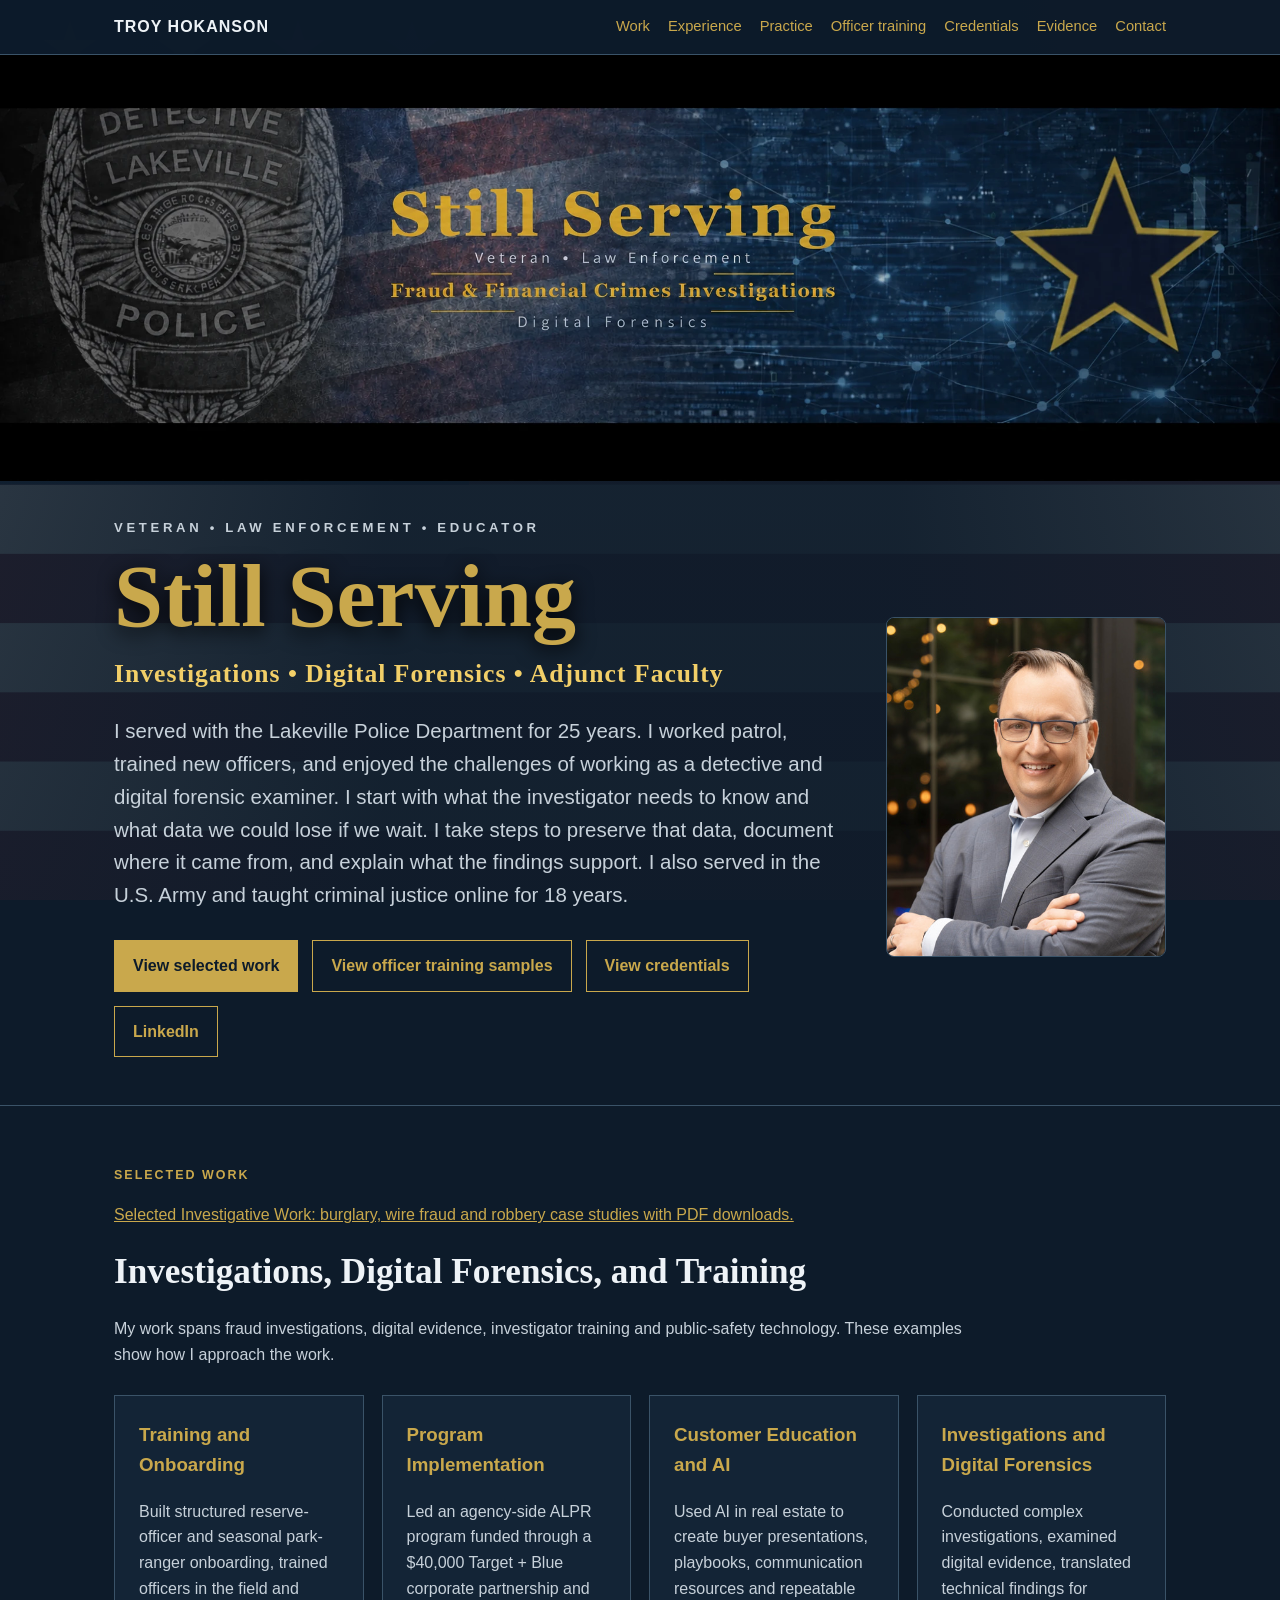
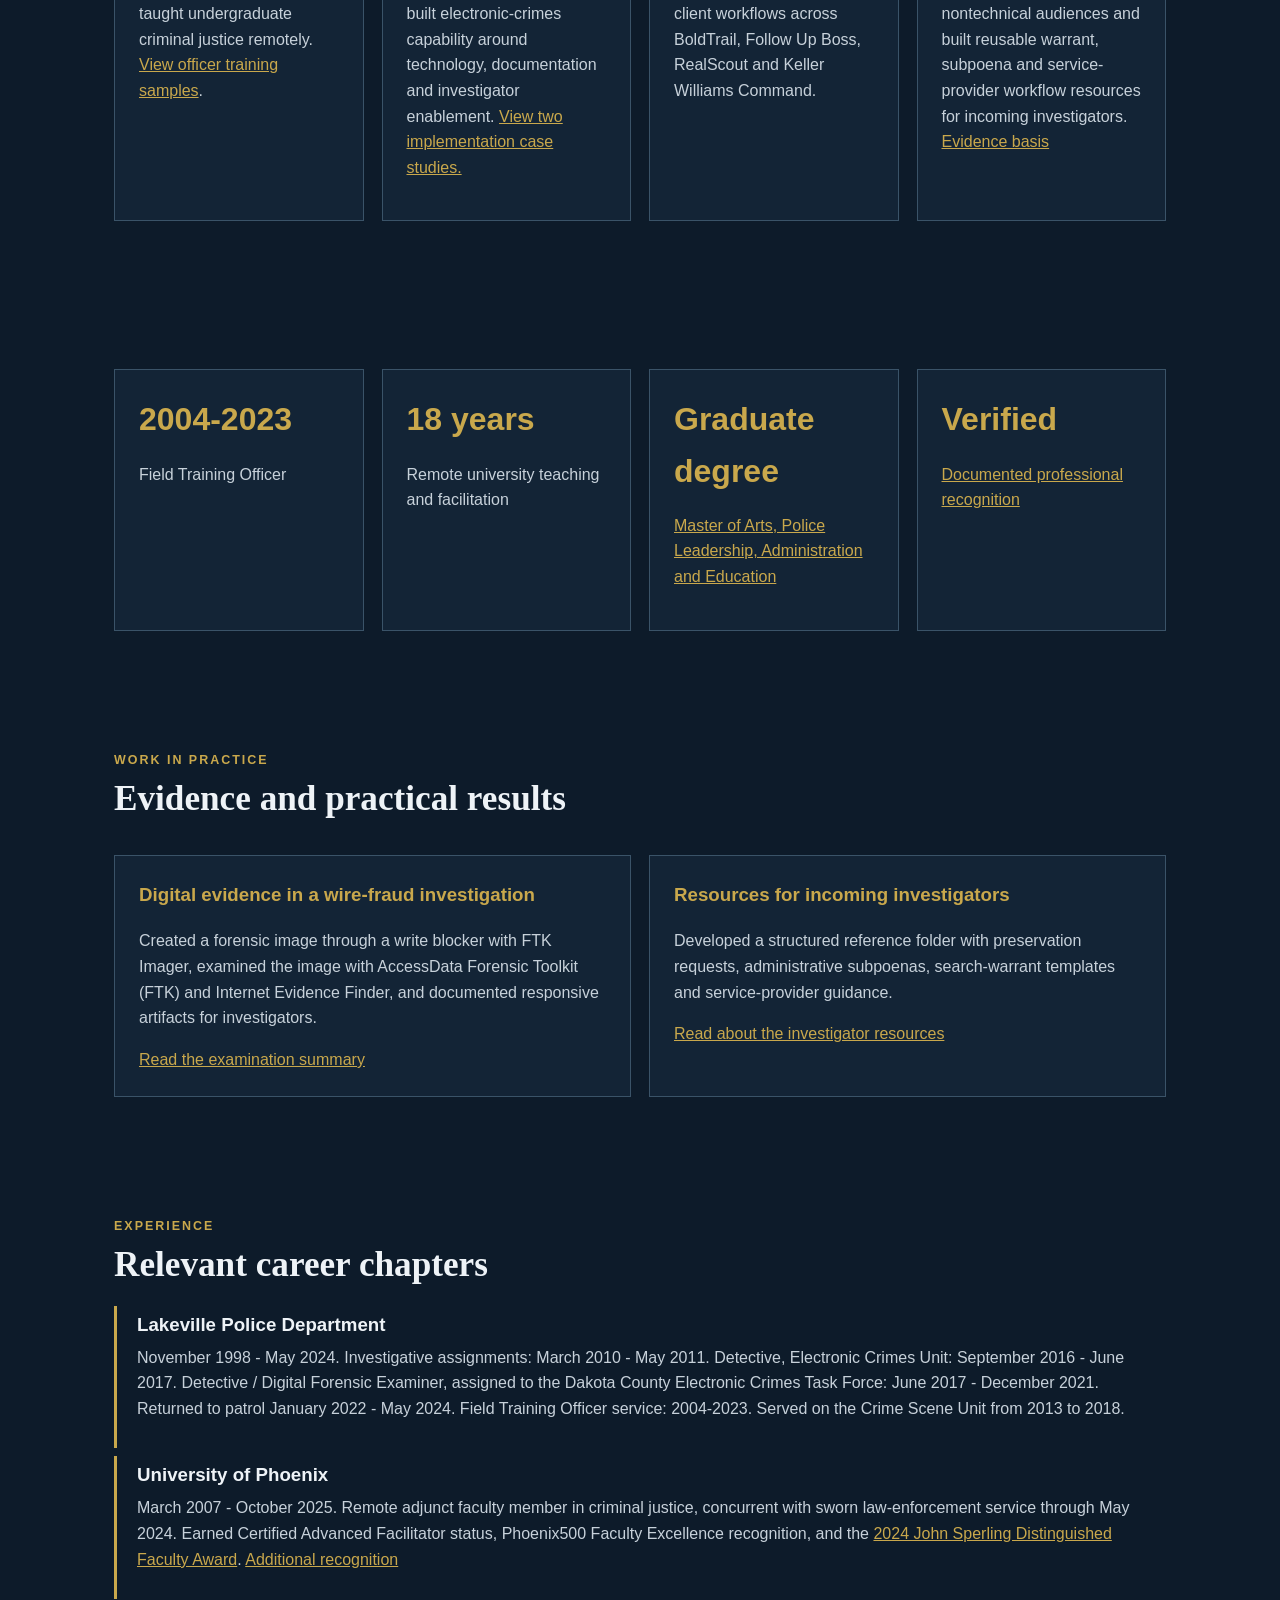
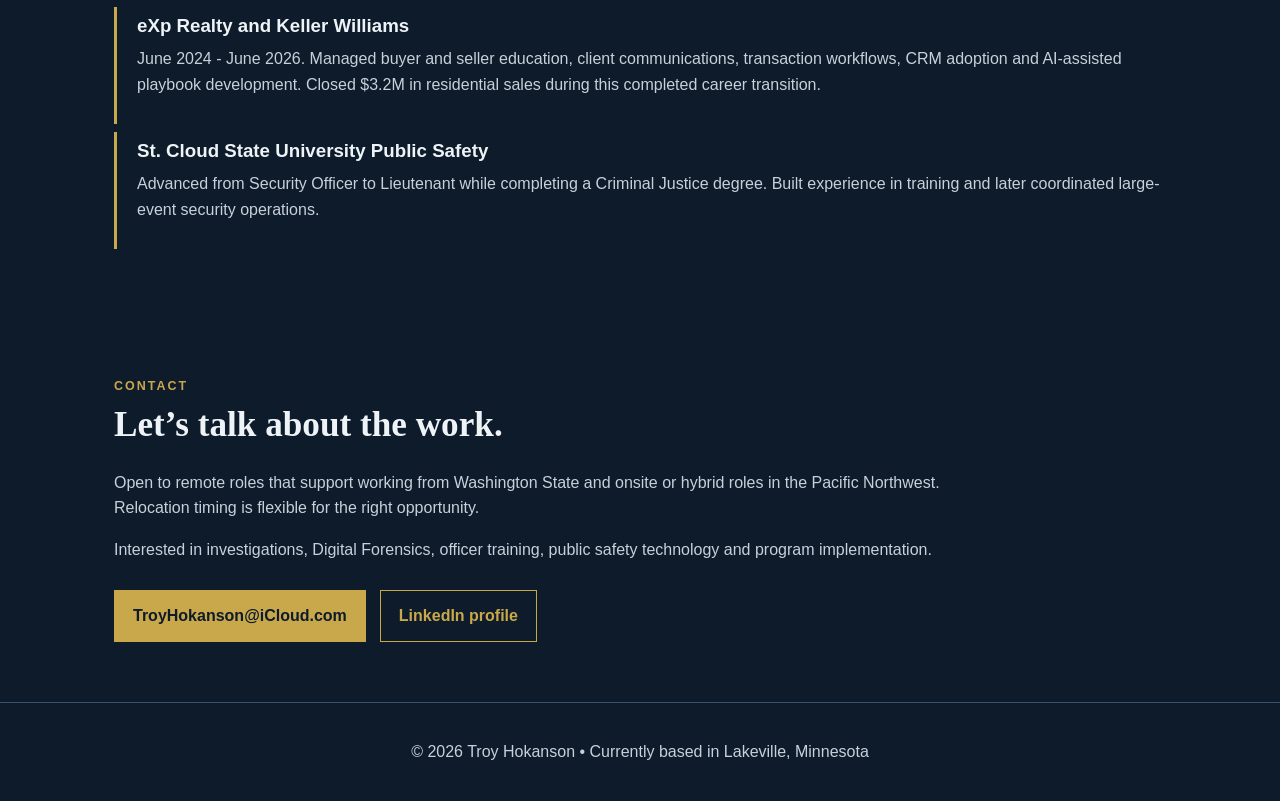
<file: index.html>
<!doctype html>
<html lang="en">
<head>
  <meta charset="utf-8">
  <meta name="viewport" content="width=device-width, initial-scale=1">
  <title>Troy Hokanson | Investigations, Digital Forensics and Adjunct Faculty</title>
  <meta name="description" content="Troy Hokanson is an investigative professional and U.S. Army veteran with 25 years of law-enforcement service, including detective and digital forensic examiner assignments. Open to Washington-based remote work and onsite or hybrid roles in the Pacific Northwest.">
  <link rel="canonical" href="https://TroyHokanson.com/">
  <meta property="og:type" content="website">
  <meta property="og:title" content="Troy Hokanson | Investigative Professional">
  <meta property="og:description" content="Investigations, Digital Forensics, officer training and criminal justice education.">
  <meta property="og:url" content="https://TroyHokanson.com/">
  <style>
    :root { --navy:#0d1b2a; --gold:#c9a84c; --ink:#eef3f7; --muted:#c7d1da; --card:#132436; --line:#3a5368; }
    * { box-sizing:border-box; }
    html { scroll-behavior:smooth; }
    body { margin:0; background:var(--navy); color:var(--ink); font-family:Arial,Helvetica,sans-serif; line-height:1.6; }
    a { color:var(--gold); }
    a:focus-visible { outline:3px solid var(--gold); outline-offset:4px; }
    .skip-link { position:absolute; left:-9999px; top:0; padding:10px 14px; background:var(--gold); color:var(--navy); z-index:10; }
    .skip-link:focus { left:12px; top:12px; }
    nav { position:sticky; top:0; background:rgba(13,27,42,.96); border-bottom:1px solid var(--line); z-index:5; }
    nav div { max-width:1100px; margin:auto; padding:14px 24px; display:flex; justify-content:space-between; align-items:center; gap:20px; }
    .brand { font-weight:700; letter-spacing:1px; }
    .links { display:flex; flex-wrap:wrap; gap:18px; }
    .links a { text-decoration:none; font-size:.92rem; }
    .hero-wrap { border-bottom:1px solid var(--line); background:var(--navy); }
    .hero-banner { display:block; width:100%; max-width:100%; height:auto; object-fit:contain; }
    .hero { max-width:1100px; margin:auto; padding:36px 24px 48px; }
    .hero-content { max-width:100%; display:grid; grid-template-columns:minmax(0,1fr) 280px; gap:36px; align-items:center; }
    .portrait { width:280px; height:340px; overflow:hidden; border:1px solid var(--line); border-radius:8px; margin:0; }
    .portrait img { width:100%; height:100%; object-fit:cover; object-position:50% 36%; transform:scale(1.3); transform-origin:50% 35%; display:block; }
    @media (max-width:760px) { .hero-content { grid-template-columns:1fr; } .portrait { grid-row:1; width:220px; height:260px; } }
    .hero-kicker { color:var(--muted); font-weight:700; letter-spacing:.28em; text-transform:uppercase; font-size:.82rem; }
    .hero h1 { color:var(--gold); text-shadow:0 5px 20px #000; }
    .hero-focus { margin:0 0 18px; color:#f2cf68; font-family:Georgia,serif; font-size:clamp(1.15rem,2.5vw,1.6rem); font-weight:700; letter-spacing:.04em; }
    .eyebrow { color:var(--gold); font-weight:700; letter-spacing:2px; text-transform:uppercase; font-size:.78rem; }
    h1 { font-family:Georgia,serif; font-size:clamp(2.7rem,7vw,5.5rem); line-height:1.02; margin:14px 0 12px; }
    h2 { font-family:Georgia,serif; font-size:2.2rem; margin:0 0 12px; }
    .sub { font-size:clamp(1rem,2.2vw,1.28rem); color:var(--muted); max-width:810px; }
    .cta { display:flex; gap:14px; flex-wrap:wrap; margin-top:28px; }
    .btn { display:inline-block; padding:12px 18px; border:1px solid var(--gold); text-decoration:none; font-weight:700; }
    .btn.primary { background:var(--gold); color:var(--navy); }
    section { max-width:1100px; margin:auto; padding:60px 24px; }
    .lead { color:var(--muted); max-width:850px; }
    .grid { display:grid; grid-template-columns:repeat(auto-fit,minmax(245px,1fr)); gap:18px; margin-top:28px; }
    .card { background:var(--card); border:1px solid var(--line); padding:24px; }
    .card h3 { margin-top:0; color:var(--gold); }
    .card p { color:var(--muted); }
    .proof { font-size:2rem; font-weight:700; color:var(--gold); }
    .timeline article { border-left:3px solid var(--gold); padding:4px 0 22px 20px; margin-bottom:8px; }
    .timeline h3 { margin:0; }
    .timeline p { margin:5px 0; color:var(--muted); }
    footer { border-top:1px solid var(--line); padding:36px 24px; text-align:center; color:var(--muted); }
    @media (max-width:700px) { nav div { align-items:flex-start; flex-direction:column; } .links { gap:12px 18px; } .hero { padding:28px 24px 36px; } .hero-kicker { letter-spacing:.18em; } }
    @media (prefers-reduced-motion:reduce) { html { scroll-behavior:auto; } }
  </style>
  <link rel="stylesheet" href="assets/flag-theme.css?v=20260912">
</head>
<body>
  <a class="skip-link" href="#main">Skip to main content</a>
  <nav aria-label="Primary navigation">
    <div>
      <span class="brand">TROY HOKANSON</span>
      <span class="links">
        <a href="#work">Work</a>
        <a href="#experience">Experience</a>
        <a href="practice.html">Practice</a>
        <a href="practice.html#officer-training">Officer training</a>
        <a href="credentials.html">Credentials</a>
        <a href="evidence.html">Evidence</a>
        <a href="#contact">Contact</a>
      </span>
    </div>
  </nav>
  <main id="main">
    <div class="hero-wrap">
      <img class="hero-banner" src="assets/still-serving-banner-digital-forensics.webp" width="2172" height="724" fetchpriority="high" alt="Still Serving. Veteran, law enforcement, fraud and financial crimes investigations, and Digital Forensics.">
      <header class="hero">
        <div class="hero-content">
          <div>
          <div class="hero-kicker">Veteran • Law Enforcement • Educator</div>
          <h1>Still Serving</h1>
          <p class="hero-focus">Investigations • Digital Forensics • Adjunct Faculty</p>
          <p class="sub">I served with the Lakeville Police Department for 25 years. I worked patrol, trained new officers, and enjoyed the challenges of working as a detective and digital forensic examiner. I start with what the investigator needs to know and what data we could lose if we wait. I take steps to preserve that data, document where it came from, and explain what the findings support. I also served in the U.S. Army and taught criminal justice online for 18 years.</p>
          <div class="cta">
            <a class="btn primary" href="#work">View selected work</a>
            <a class="btn" href="practice.html#officer-training">View officer training samples</a>
            <a class="btn" href="credentials.html">View credentials</a>
            <a class="btn" href="https://linkedin.com/in/troyhokanson">LinkedIn</a>
          </div>
          </div>
          <figure class="portrait"><img src="assets/troy-hokanson-portrait.jpg" width="573" height="900" alt="Troy Hokanson wearing a gray jacket and blue shirt"></figure>
        </div>
      </header>
    </div>
    <section id="work">
      <div class="eyebrow">Selected Work</div>
      <p><a href="evidence.html#selected-investigative-work">Selected Investigative Work: burglary, wire fraud and robbery case studies with PDF downloads.</a></p>
      <h2>Investigations, Digital Forensics, and Training</h2>
      <p class="lead">My work spans fraud investigations, digital evidence, investigator training and public-safety technology. These examples show how I approach the work.</p>
      <div class="grid">
        <article class="card"><h3>Training and Onboarding</h3><p>Built structured reserve-officer and seasonal park-ranger onboarding, trained officers in the field and taught undergraduate criminal justice remotely. <a href="practice.html#officer-training">View officer training samples</a>.</p></article>
        <article class="card"><h3>Program Implementation</h3><p>Led an agency-side ALPR program funded through a $40,000 Target + Blue corporate partnership and built electronic-crimes capability around technology, documentation and investigator enablement. <a href="evidence.html#implementation-case-studies">View two implementation case studies.</a></p></article>
        <article class="card"><h3>Customer Education and AI</h3><p>Used AI in real estate to create buyer presentations, playbooks, communication resources and repeatable client workflows across BoldTrail, Follow Up Boss, RealScout and Keller Williams Command.</p></article>
        <article class="card"><h3>Investigations and Digital Forensics</h3><p>Conducted complex investigations, examined digital evidence, translated technical findings for nontechnical audiences and built reusable warrant, subpoena and service-provider workflow resources for incoming investigators. <a href="evidence.html#PR-2020-DIGITAL-FORENSICS-RESOURCE">Evidence basis</a></p></article>
      </div>
    </section>
    <section aria-label="Career highlights">
      <div class="grid">
        <article class="card"><div class="proof">2004-2023</div><p>Field Training Officer</p></article>
        <article class="card"><div class="proof">18 years</div><p>Remote university teaching and facilitation</p></article>
        <article class="card"><div class="proof">Graduate degree</div><p><a href="credentials.html#education">Master of Arts, Police Leadership, Administration and Education</a></p></article>
        <article class="card"><div class="proof">Verified</div><p><a href="evidence.html#COMMENDATIONS-20PLUS">Documented professional recognition</a></p></article>
      </div>
    </section>
    <section id="featured-work">
      <div class="eyebrow">Work in Practice</div><h2>Evidence and practical results</h2>
      <div class="grid">
        <article class="card"><h3>Digital evidence in a wire-fraud investigation</h3><p>Created a forensic image through a write blocker with FTK Imager, examined the image with AccessData Forensic Toolkit (FTK) and Internet Evidence Finder, and documented responsive artifacts for investigators.</p><a href="evidence.html#CASE-BEC-360K">Read the examination summary</a></article>
        <article class="card"><h3>Resources for incoming investigators</h3><p>Developed a structured reference folder with preservation requests, administrative subpoenas, search-warrant templates and service-provider guidance.</p><a href="evidence.html#IMPL-2016-ECU-CAPABILITY-BUILD">Read about the investigator resources</a></article>
      </div>
    </section>
    <section id="experience">
      <div class="eyebrow">Experience</div>
      <h2>Relevant career chapters</h2>
      <div class="timeline">
        <article><h3>Lakeville Police Department</h3><p>November 1998 - May 2024. Investigative assignments: March 2010 - May 2011. Detective, Electronic Crimes Unit: September 2016 - June 2017. Detective / Digital Forensic Examiner, assigned to the Dakota County Electronic Crimes Task Force: June 2017 - December 2021. Returned to patrol January 2022 - May 2024. Field Training Officer service: 2004-2023. Served on the Crime Scene Unit from 2013 to 2018.</p></article>
        <article><h3>University of Phoenix</h3><p>March 2007 - October 2025. Remote adjunct faculty member in criminal justice, concurrent with sworn law-enforcement service through May 2024. Earned Certified Advanced Facilitator status, Phoenix500 Faculty Excellence recognition, and the <a href="evidence.html#AWARD-SPERLING-2024">2024 John Sperling Distinguished Faculty Award</a>. <a href="evidence.html#AWARD-PHOENIX500">Additional recognition</a></p></article>
        <article><h3>eXp Realty and Keller Williams</h3><p>June 2024 - June 2026. Managed buyer and seller education, client communications, transaction workflows, CRM adoption and AI-assisted playbook development. Closed $3.2M in residential sales during this completed career transition.</p></article>
        <article><h3>St. Cloud State University Public Safety</h3><p>Advanced from Security Officer to Lieutenant while completing a Criminal Justice degree. Built experience in training and later coordinated large-event security operations.</p></article>
      </div>
    </section>
    <section id="contact">
      <div class="eyebrow">Contact</div>
      <h2>Let’s talk about the work.</h2>
      <p class="lead">Open to remote roles that support working from Washington State and onsite or hybrid roles in the Pacific Northwest. Relocation timing is flexible for the right opportunity.</p>
      <p class="lead">Interested in investigations, Digital Forensics, officer training, public safety technology and program implementation.</p>
      <div class="cta">
        <a class="btn primary" href="mailto:TroyHokanson@iCloud.com">TroyHokanson@iCloud.com</a>
        <a class="btn" href="https://linkedin.com/in/troyhokanson">LinkedIn profile</a>
      </div>
    </section>
  </main>
  <footer>© 2026 Troy Hokanson • Currently based in Lakeville, Minnesota</footer>
</body>
</html>
</file>
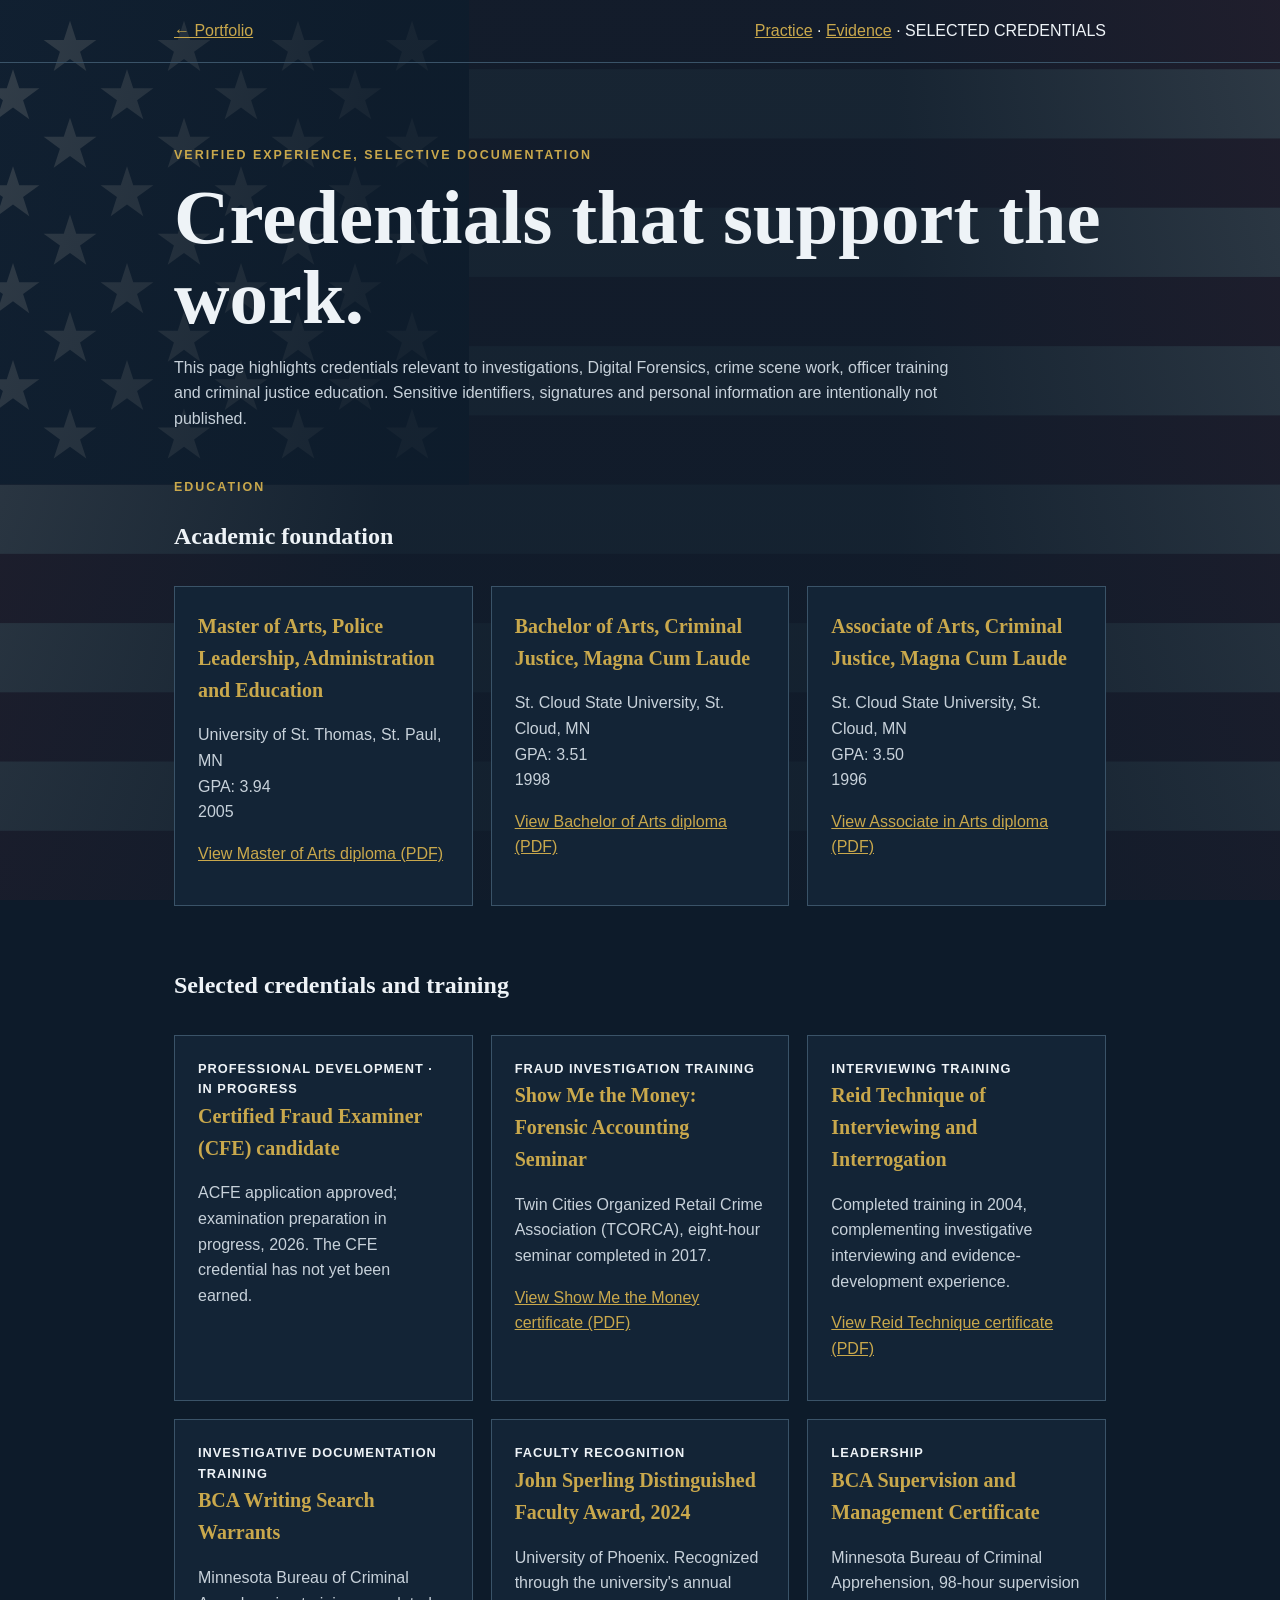
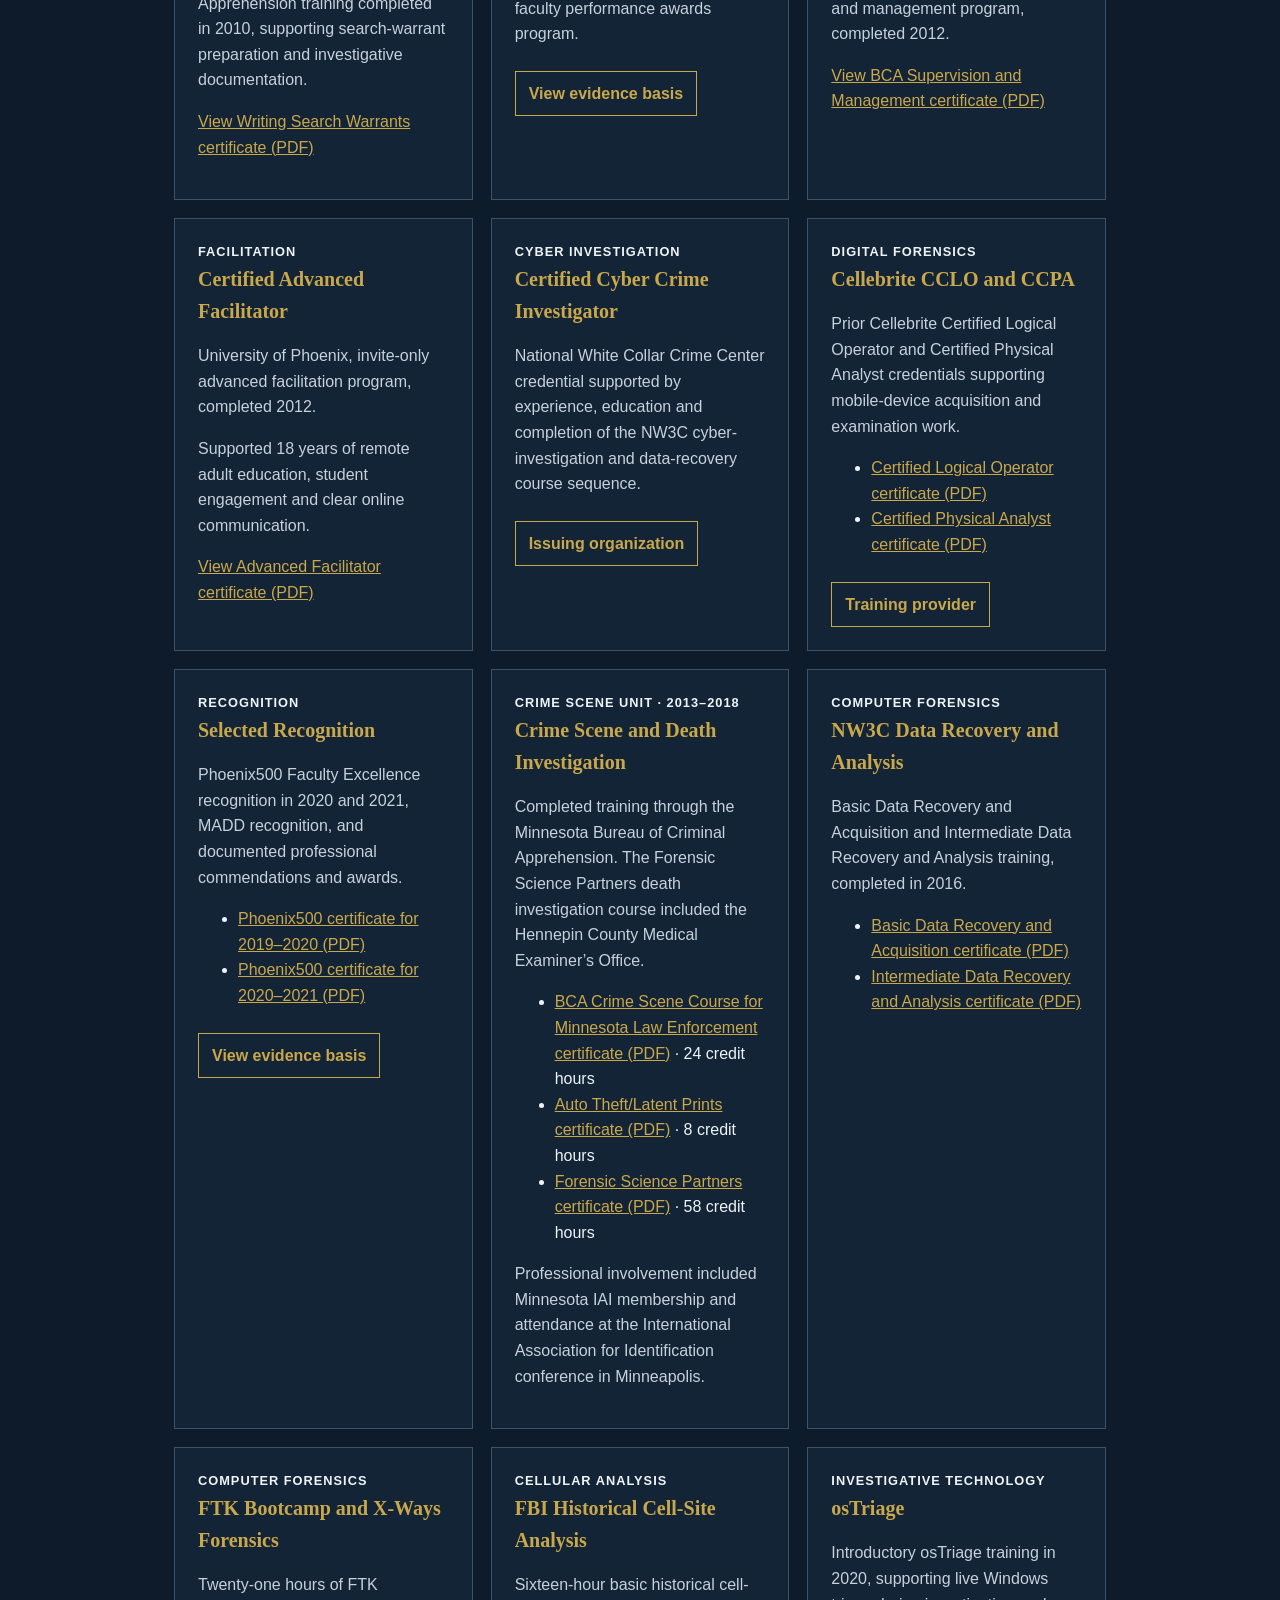
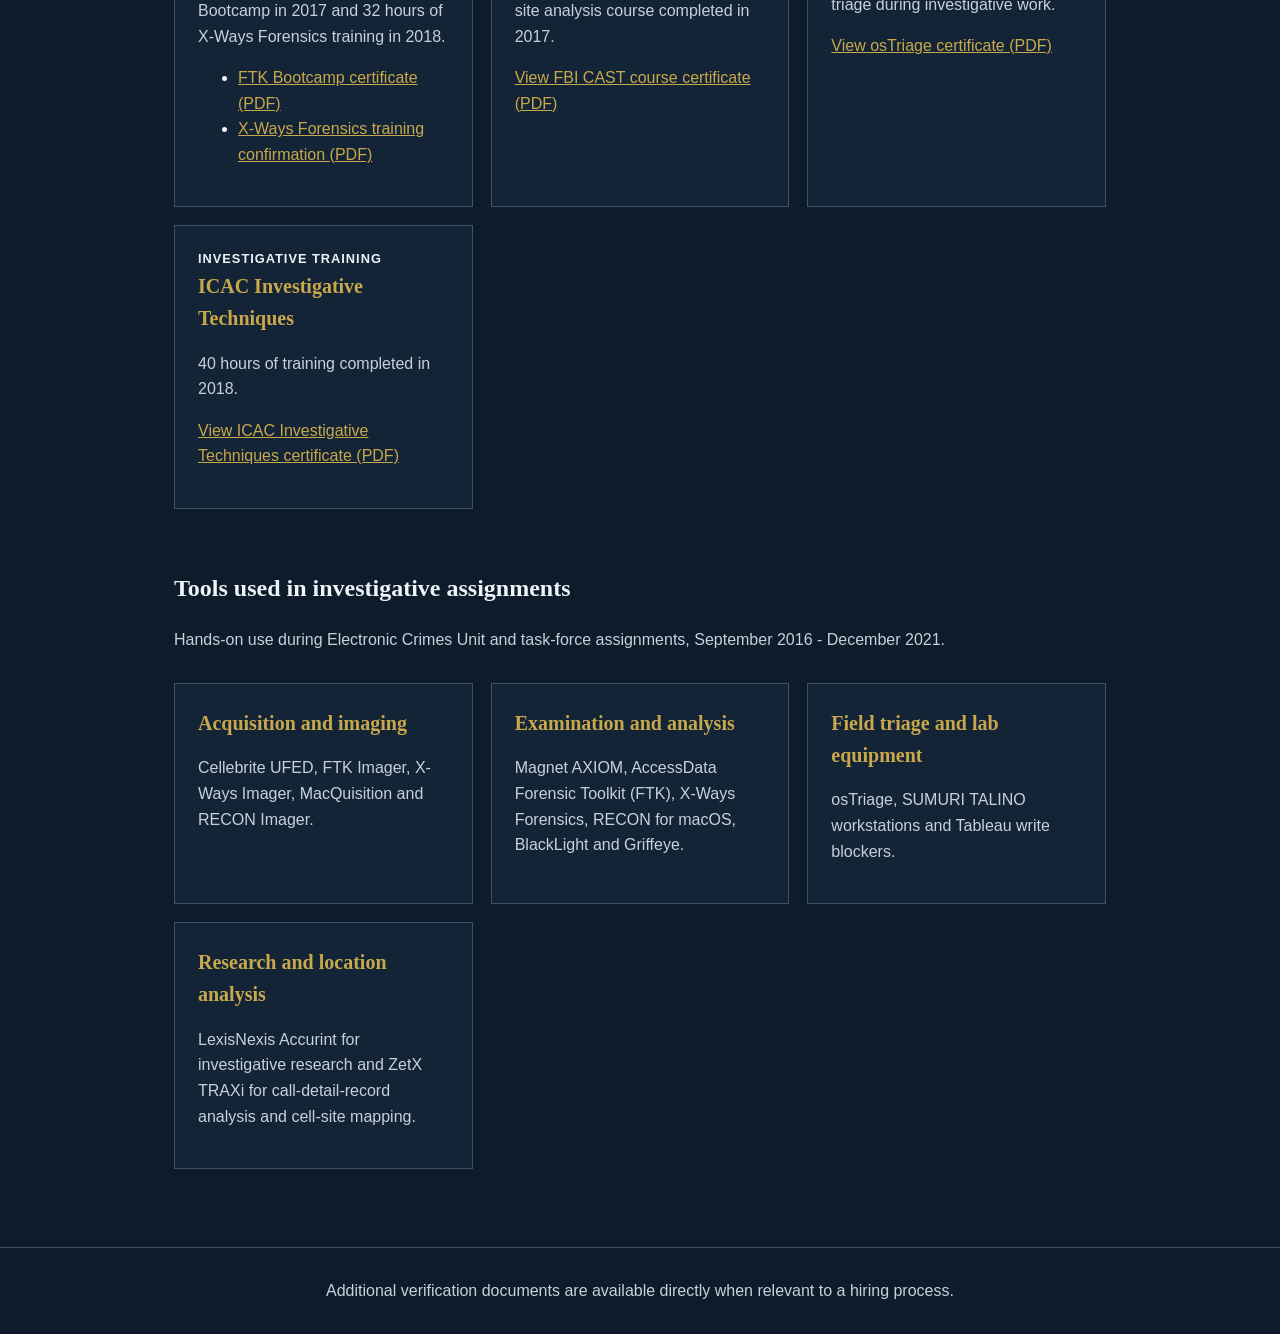
<file: credentials.html>
<!doctype html>
<html lang="en">
<head>
  <meta charset="utf-8">
  <meta name="viewport" content="width=device-width, initial-scale=1">
  <title>Troy Hokanson | Credentials</title>
  <meta name="description" content="Selected leadership, facilitation, investigative and digital-forensic credentials for Troy Hokanson.">
  <link rel="canonical" href="https://TroyHokanson.com/credentials.html">
  <style>
    :root { --navy:#0d1b2a; --gold:#c9a84c; --text:#eef3f7; --muted:#c7d1da; --card:#132436; --line:#3a5368; }
    * { box-sizing:border-box; }
    body { margin:0; background:var(--navy); color:var(--text); font-family:Arial,sans-serif; line-height:1.6; }
    a { color:var(--gold); }
    a:focus-visible { outline:3px solid var(--gold); outline-offset:4px; }
    .skip-link { position:absolute; left:-9999px; top:0; padding:10px 14px; background:var(--gold); color:var(--navy); }
    .skip-link:focus { left:12px; top:12px; }
    nav { border-bottom:1px solid var(--line); }
    nav div, main { max-width:980px; margin:auto; padding:18px 24px; }
    nav div { display:flex; justify-content:space-between; gap:18px; }
    .hero { padding:65px 0 30px; }
    .eyebrow { color:var(--gold); font-size:.78rem; font-weight:700; letter-spacing:2px; text-transform:uppercase; }
    h1, h2 { font-family:Georgia,serif; }
    h1 { font-size:clamp(2.5rem,7vw,4.8rem); line-height:1.05; margin:12px 0; }
    .lead { color:var(--muted); max-width:780px; }
    .grid { display:grid; grid-template-columns:repeat(auto-fit,minmax(270px,1fr)); gap:18px; margin:30px 0 60px; }
    .card { background:var(--card); border:1px solid var(--line); padding:23px; }
    .card h2 { font-size:1.25rem; color:var(--gold); margin-top:0; }
    .card p { color:var(--muted); }
    .tag { font-size:.8rem; font-weight:700; text-transform:uppercase; letter-spacing:1px; }
    .btn { display:inline-block; border:1px solid var(--gold); padding:9px 13px; text-decoration:none; font-weight:700; margin-top:8px; }
    footer { border-top:1px solid var(--line); text-align:center; padding:30px; color:var(--muted); }
  </style>
  <link rel="stylesheet" href="assets/flag-theme.css?v=20260912">
</head>
<body>
  <a class="skip-link" href="#main">Skip to main content</a>
  <nav aria-label="Credential navigation"><div><a href="index.html">← Portfolio</a><span><a href="practice.html">Practice</a> · <a href="evidence.html">Evidence</a> · SELECTED CREDENTIALS</span></div></nav>
  <main id="main">
    <header class="hero">
      <div class="eyebrow">Verified Experience, Selective Documentation</div>
      <h1>Credentials that support the work.</h1>
      <p class="lead">This page highlights credentials relevant to investigations, Digital Forensics, crime scene work, officer training and criminal justice education. Sensitive identifiers, signatures and personal information are intentionally not published.</p>
    </header>
    <section id="education" aria-labelledby="education-heading">
      <div class="eyebrow">Education</div><h2 id="education-heading">Academic foundation</h2>
      <div class="grid">
        <article class="card"><h2>Master of Arts, Police Leadership, Administration and Education</h2><p>University of St. Thomas, St. Paul, MN<br>GPA: 3.94<br>2005</p><p><a href="assets/certificates/masters.pdf">View Master of Arts diploma (PDF)</a></p></article>
        <article class="card"><h2>Bachelor of Arts, Criminal Justice, Magna Cum Laude</h2><p>St. Cloud State University, St. Cloud, MN<br>GPA: 3.51<br>1998</p><p><a href="assets/certificates/bachelors.pdf">View Bachelor of Arts diploma (PDF)</a></p></article>
        <article class="card"><h2>Associate of Arts, Criminal Justice, Magna Cum Laude</h2><p>St. Cloud State University, St. Cloud, MN<br>GPA: 3.50<br>1996</p><p><a href="assets/certificates/associates.pdf">View Associate in Arts diploma (PDF)</a></p></article>
      </div>
    </section>
    <h2 id="selected-training">Selected credentials and training</h2>
    <div class="grid">
      <article class="card" id="cfe-preparation"><div class="tag">Professional Development · In Progress</div><h2>Certified Fraud Examiner (CFE) candidate</h2><p>ACFE application approved; examination preparation in progress, 2026. The CFE credential has not yet been earned.</p></article>
      <article class="card" id="forensic-accounting"><div class="tag">Fraud Investigation Training</div><h2>Show Me the Money: Forensic Accounting Seminar</h2><p>Twin Cities Organized Retail Crime Association (TCORCA), eight-hour seminar completed in 2017.</p><p><a href="assets/certificates/forensic-accounting.pdf">View Show Me the Money certificate (PDF)</a></p></article>
      <article class="card" id="interviewing"><div class="tag">Interviewing Training</div><h2>Reid Technique of Interviewing and Interrogation</h2><p>Completed training in 2004, complementing investigative interviewing and evidence-development experience.</p><p><a href="assets/certificates/reid.pdf">View Reid Technique certificate (PDF)</a></p></article>
      <article class="card" id="search-warrant-training"><div class="tag">Investigative Documentation Training</div><h2>BCA Writing Search Warrants</h2><p>Minnesota Bureau of Criminal Apprehension training completed in 2010, supporting search-warrant preparation and investigative documentation.</p><p><a href="assets/certificates/warrants.pdf">View Writing Search Warrants certificate (PDF)</a></p></article>
      <article class="card"><div class="tag">Faculty Recognition</div><h2>John Sperling Distinguished Faculty Award, 2024</h2><p>University of Phoenix. Recognized through the university's annual faculty performance awards program.</p><a class="btn" href="evidence.html#AWARD-SPERLING-2024">View evidence basis</a></article>
      <article class="card"><div class="tag">Leadership</div><h2>BCA Supervision and Management Certificate</h2><p>Minnesota Bureau of Criminal Apprehension, 98-hour supervision and management program, completed 2012.</p><p><a href="assets/certificates/supervision.pdf">View BCA Supervision and Management certificate (PDF)</a></p></article>
      <article class="card"><div class="tag">Facilitation</div><h2>Certified Advanced Facilitator</h2><p>University of Phoenix, invite-only advanced facilitation program, completed 2012.</p><p>Supported 18 years of remote adult education, student engagement and clear online communication.</p><p><a href="assets/certificates/facilitator.pdf">View Advanced Facilitator certificate (PDF)</a></p></article>
      <article class="card"><div class="tag">Cyber Investigation</div><h2>Certified Cyber Crime Investigator</h2><p>National White Collar Crime Center credential supported by experience, education and completion of the NW3C cyber-investigation and data-recovery course sequence.</p><a class="btn" href="https://www.nw3c.org/" target="_blank" rel="noopener noreferrer">Issuing organization</a></article>
      <article class="card"><div class="tag">Digital Forensics</div><h2>Cellebrite CCLO and CCPA</h2><p>Prior Cellebrite Certified Logical Operator and Certified Physical Analyst credentials supporting mobile-device acquisition and examination work.</p><ul><li><a href="assets/certificates/cellebrite-cclo.pdf">Certified Logical Operator certificate (PDF)</a></li><li><a href="assets/certificates/cellebrite-ccpa.pdf">Certified Physical Analyst certificate (PDF)</a></li></ul><a class="btn" href="https://cellebrite.com/en/training/" target="_blank" rel="noopener noreferrer">Training provider</a></article>
      <article class="card"><div class="tag">Recognition</div><h2>Selected Recognition</h2><p>Phoenix500 Faculty Excellence recognition in 2020 and 2021, MADD recognition, and documented professional commendations and awards.</p><ul><li><a href="assets/certificates/phoenix500-2020.pdf">Phoenix500 certificate for 2019–2020 (PDF)</a></li><li><a href="assets/certificates/phoenix500-2021.pdf">Phoenix500 certificate for 2020–2021 (PDF)</a></li></ul><a class="btn" href="evidence.html#AWARD-PHOENIX500">View evidence basis</a></article>
      <article class="card" id="crime-scene-training"><div class="tag">Crime Scene Unit · 2013–2018</div><h2>Crime Scene and Death Investigation</h2><p>Completed training through the Minnesota Bureau of Criminal Apprehension. The Forensic Science Partners death investigation course included the Hennepin County Medical Examiner’s Office.</p><ul>
        <li><a href="assets/certificates/bca-crime-scene-course.pdf">BCA Crime Scene Course for Minnesota Law Enforcement certificate (PDF)</a> · 24 credit hours</li>
        <li><a href="assets/certificates/bca-auto-theft-latent-prints.pdf">Auto Theft/Latent Prints certificate (PDF)</a> · 8 credit hours</li>
        <li><a href="assets/certificates/bca-forensic-science-partners.pdf">Forensic Science Partners certificate (PDF)</a> · 58 credit hours</li>
      </ul><p>Professional involvement included Minnesota IAI membership and attendance at the International Association for Identification conference in Minneapolis.</p></article>
      <article class="card"><div class="tag">Computer Forensics</div><h2>NW3C Data Recovery and Analysis</h2><p>Basic Data Recovery and Acquisition and Intermediate Data Recovery and Analysis training, completed in 2016.</p><ul><li><a href="assets/certificates/nw3c-bdra.pdf">Basic Data Recovery and Acquisition certificate (PDF)</a></li><li><a href="assets/certificates/nw3c-idra.pdf">Intermediate Data Recovery and Analysis certificate (PDF)</a></li></ul></article>
      <article class="card"><div class="tag">Computer Forensics</div><h2>FTK Bootcamp and X-Ways Forensics</h2><p>Twenty-one hours of FTK Bootcamp in 2017 and 32 hours of X-Ways Forensics training in 2018.</p><ul><li><a href="assets/certificates/ftk-bootcamp.pdf">FTK Bootcamp certificate (PDF)</a></li><li><a href="assets/certificates/x-ways.pdf">X-Ways Forensics training confirmation (PDF)</a></li></ul></article>
      <article class="card"><div class="tag">Cellular Analysis</div><h2>FBI Historical Cell-Site Analysis</h2><p>Sixteen-hour basic historical cell-site analysis course completed in 2017.</p><p><a href="assets/certificates/fbi-cell-site.pdf">View FBI CAST course certificate (PDF)</a></p></article>
      <article class="card"><div class="tag">Investigative Technology</div><h2>osTriage</h2><p>Introductory osTriage training in 2020, supporting live Windows triage during investigative work.</p><p><a href="assets/certificates/ostriage.pdf">View osTriage certificate (PDF)</a></p></article>
      <article class="card"><div class="tag">Investigative Training</div><h2>ICAC Investigative Techniques</h2><p>40 hours of training completed in 2018.</p><p><a href="assets/certificates/icac-training.pdf">View ICAC Investigative Techniques certificate (PDF)</a></p></article>
    </div>
    <section aria-labelledby="tools-heading"><h2 id="tools-heading">Tools used in investigative assignments</h2><p class="lead">Hands-on use during Electronic Crimes Unit and task-force assignments, September 2016 - December 2021.</p><div class="grid">
      <article class="card"><h2>Acquisition and imaging</h2><p>Cellebrite UFED, FTK Imager, X-Ways Imager, MacQuisition and RECON Imager.</p></article>
      <article class="card"><h2>Examination and analysis</h2><p>Magnet AXIOM, AccessData Forensic Toolkit (FTK), X-Ways Forensics, RECON for macOS, BlackLight and Griffeye.</p></article>
      <article class="card"><h2>Field triage and lab equipment</h2><p>osTriage, SUMURI TALINO workstations and Tableau write blockers.</p></article>
      <article class="card"><h2>Research and location analysis</h2><p>LexisNexis Accurint for investigative research and ZetX TRAXi for call-detail-record analysis and cell-site mapping.</p></article>
    </div></section>
  </main>
  <footer>Additional verification documents are available directly when relevant to a hiring process.</footer>
</body>
</html>
</file>
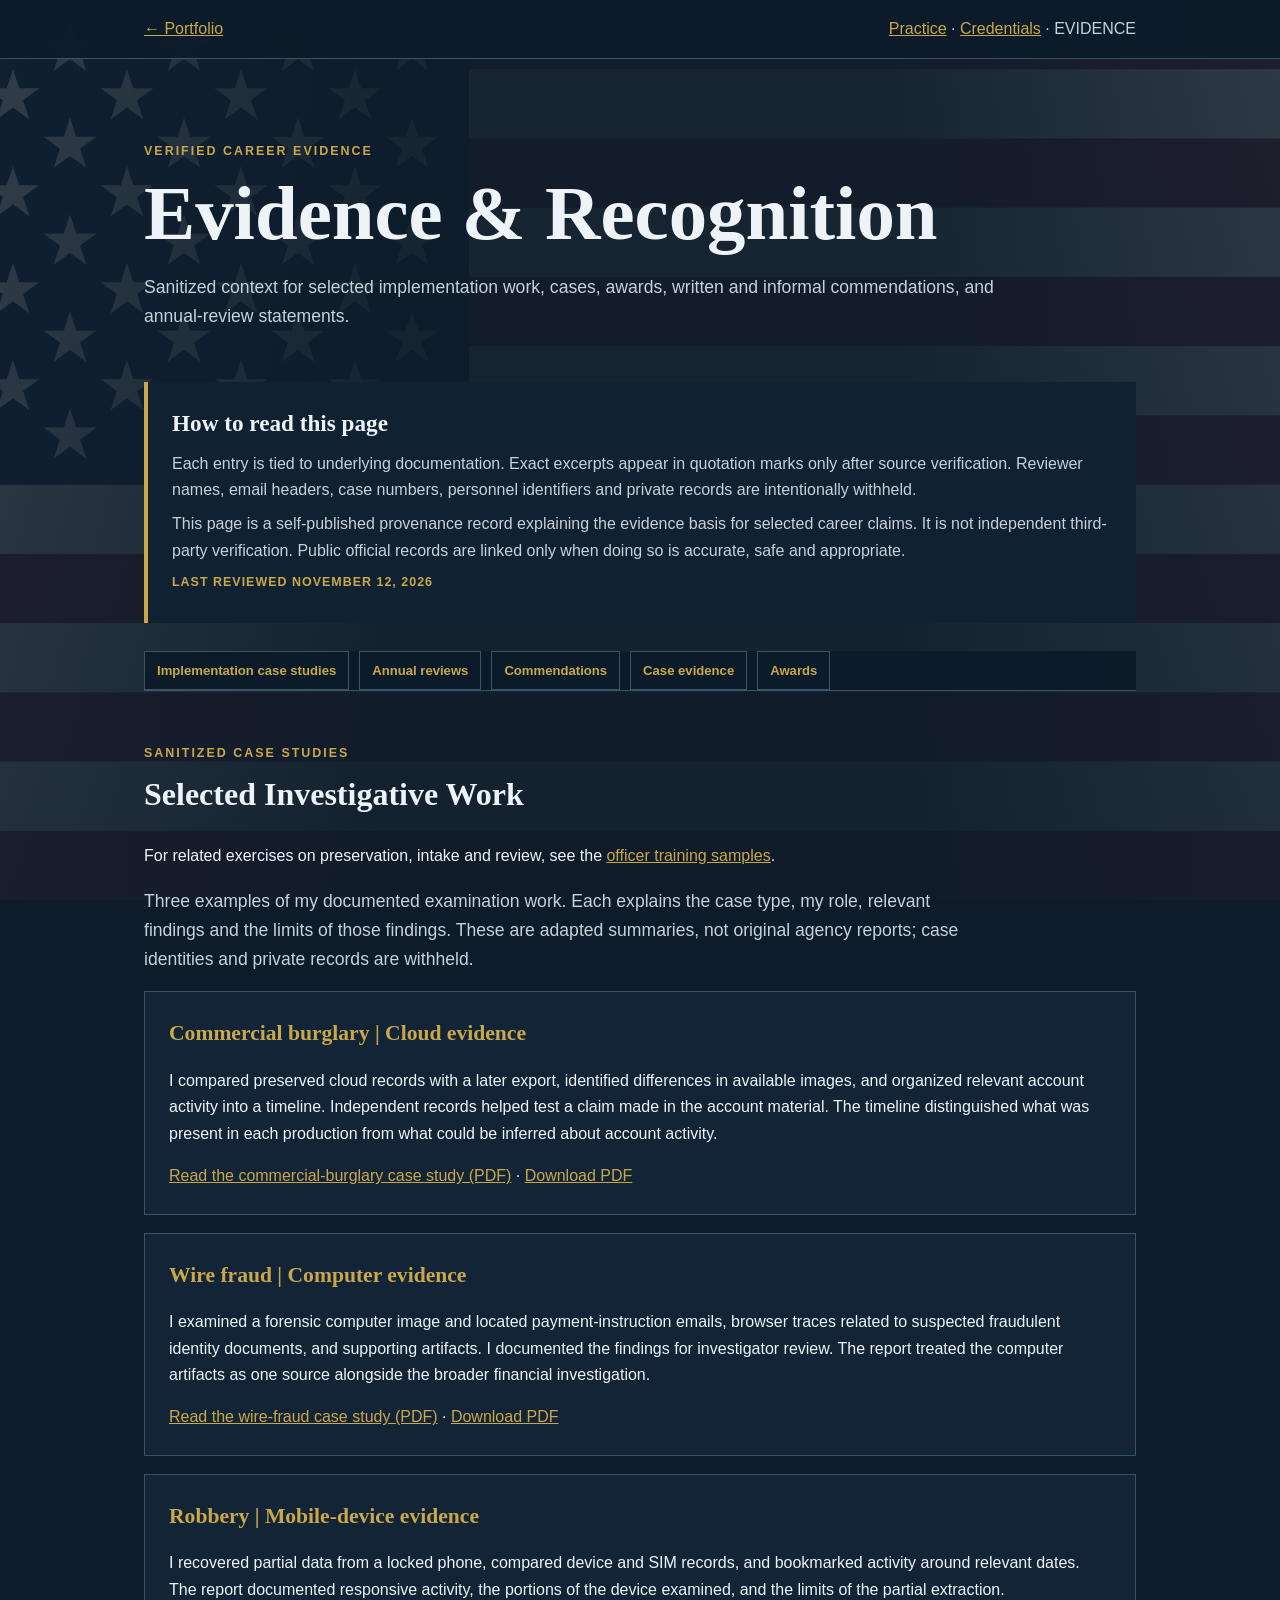
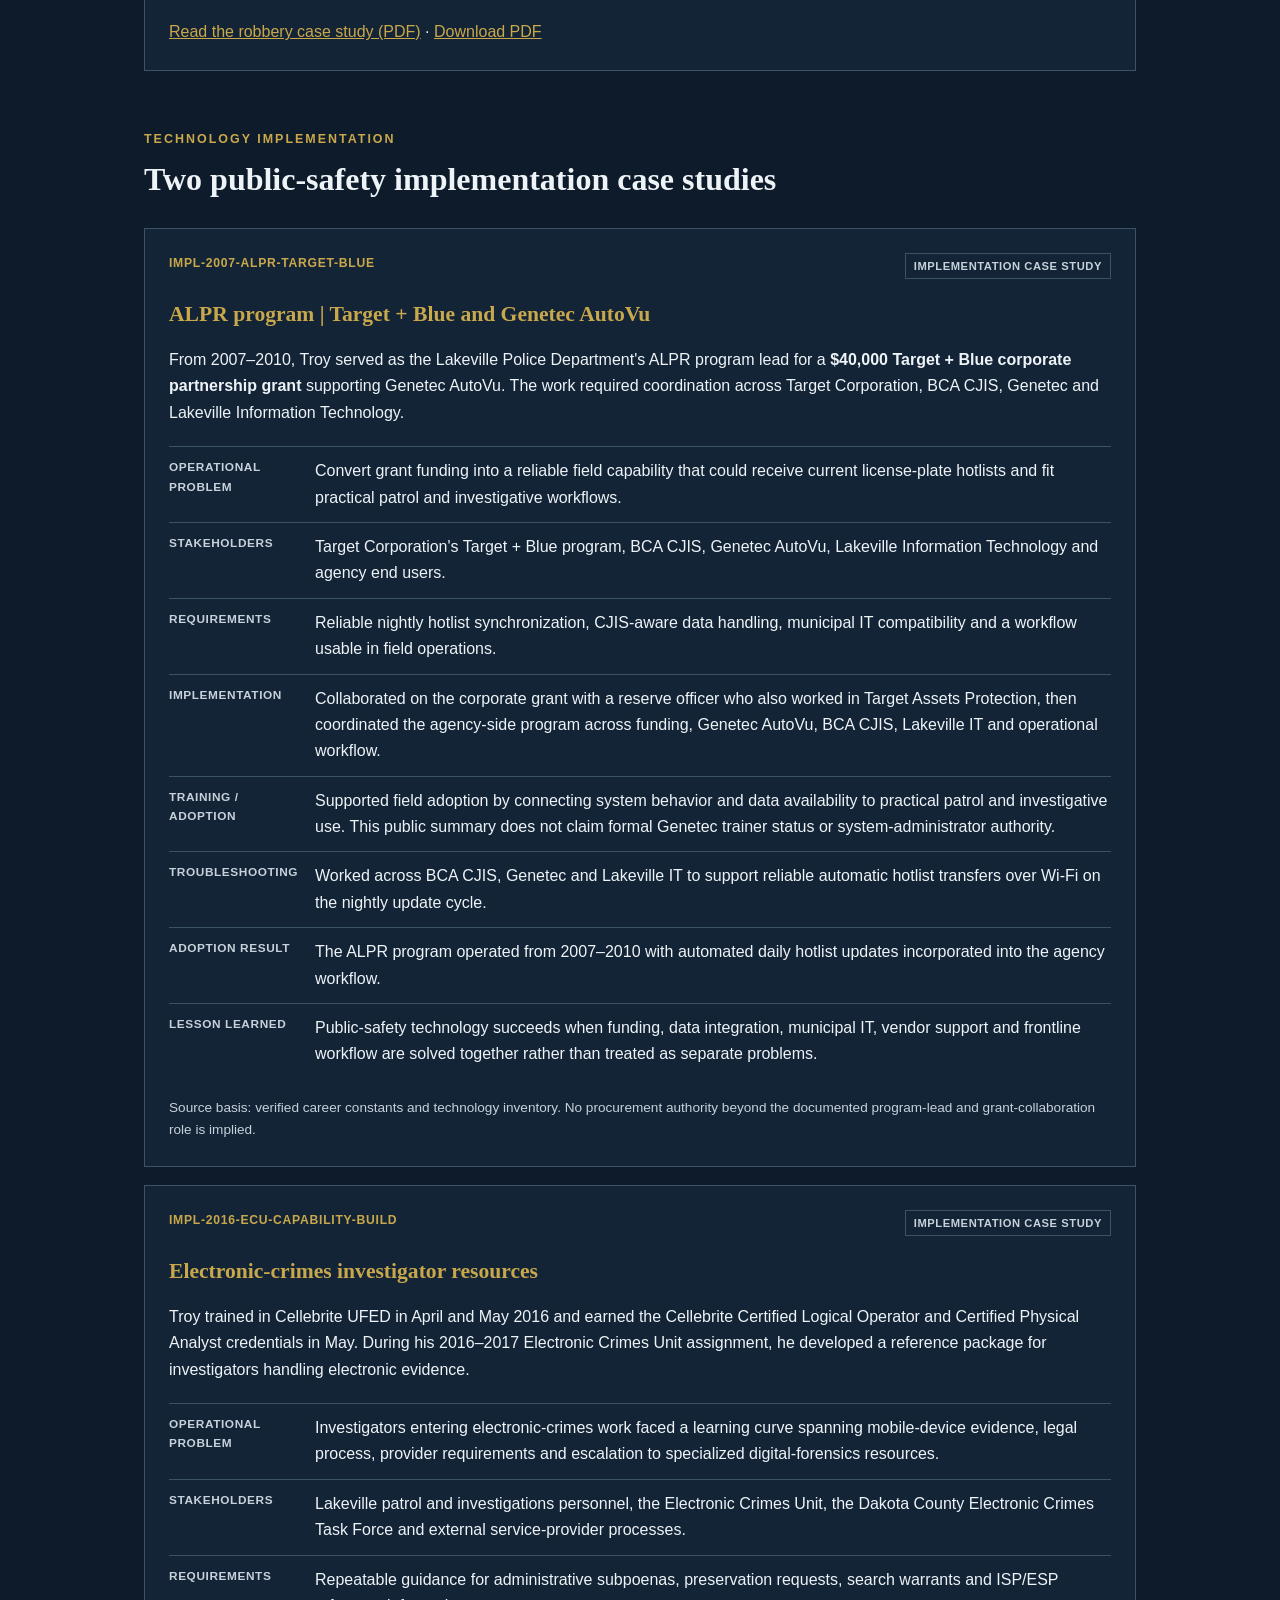
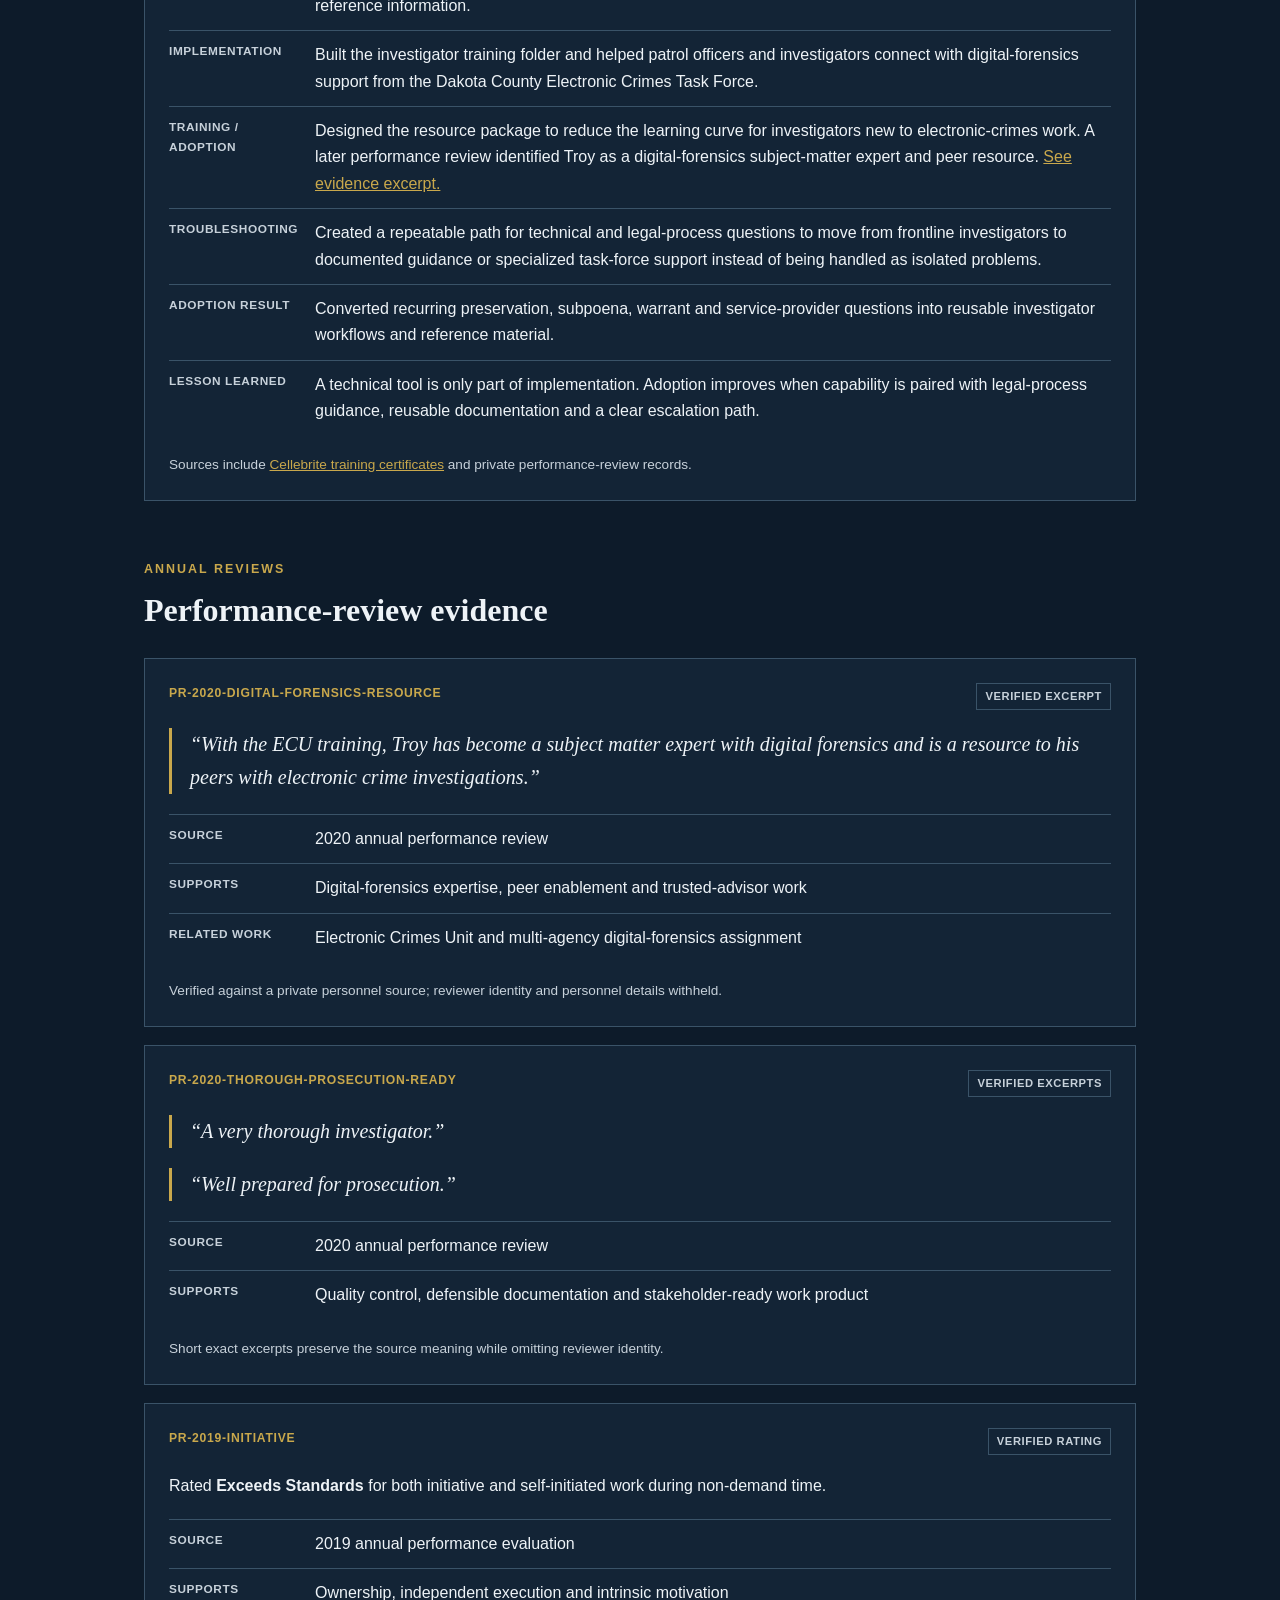
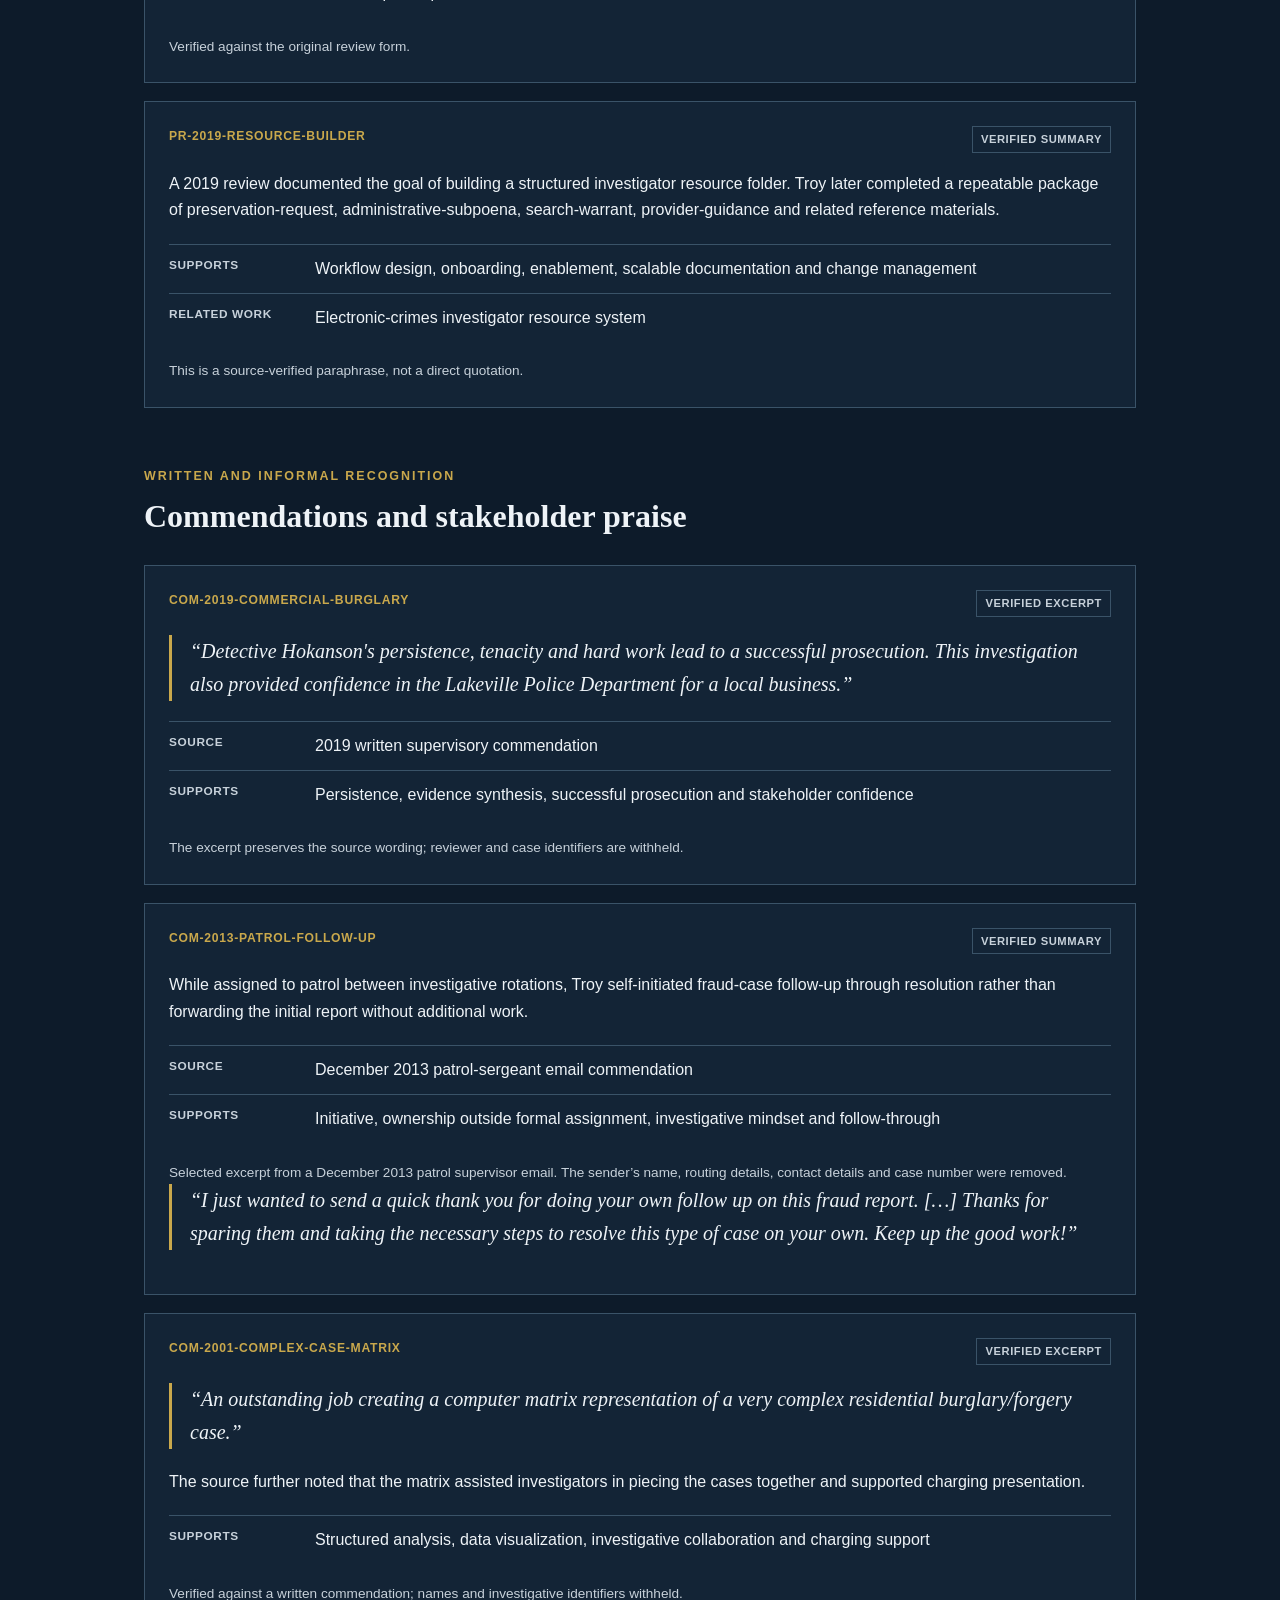
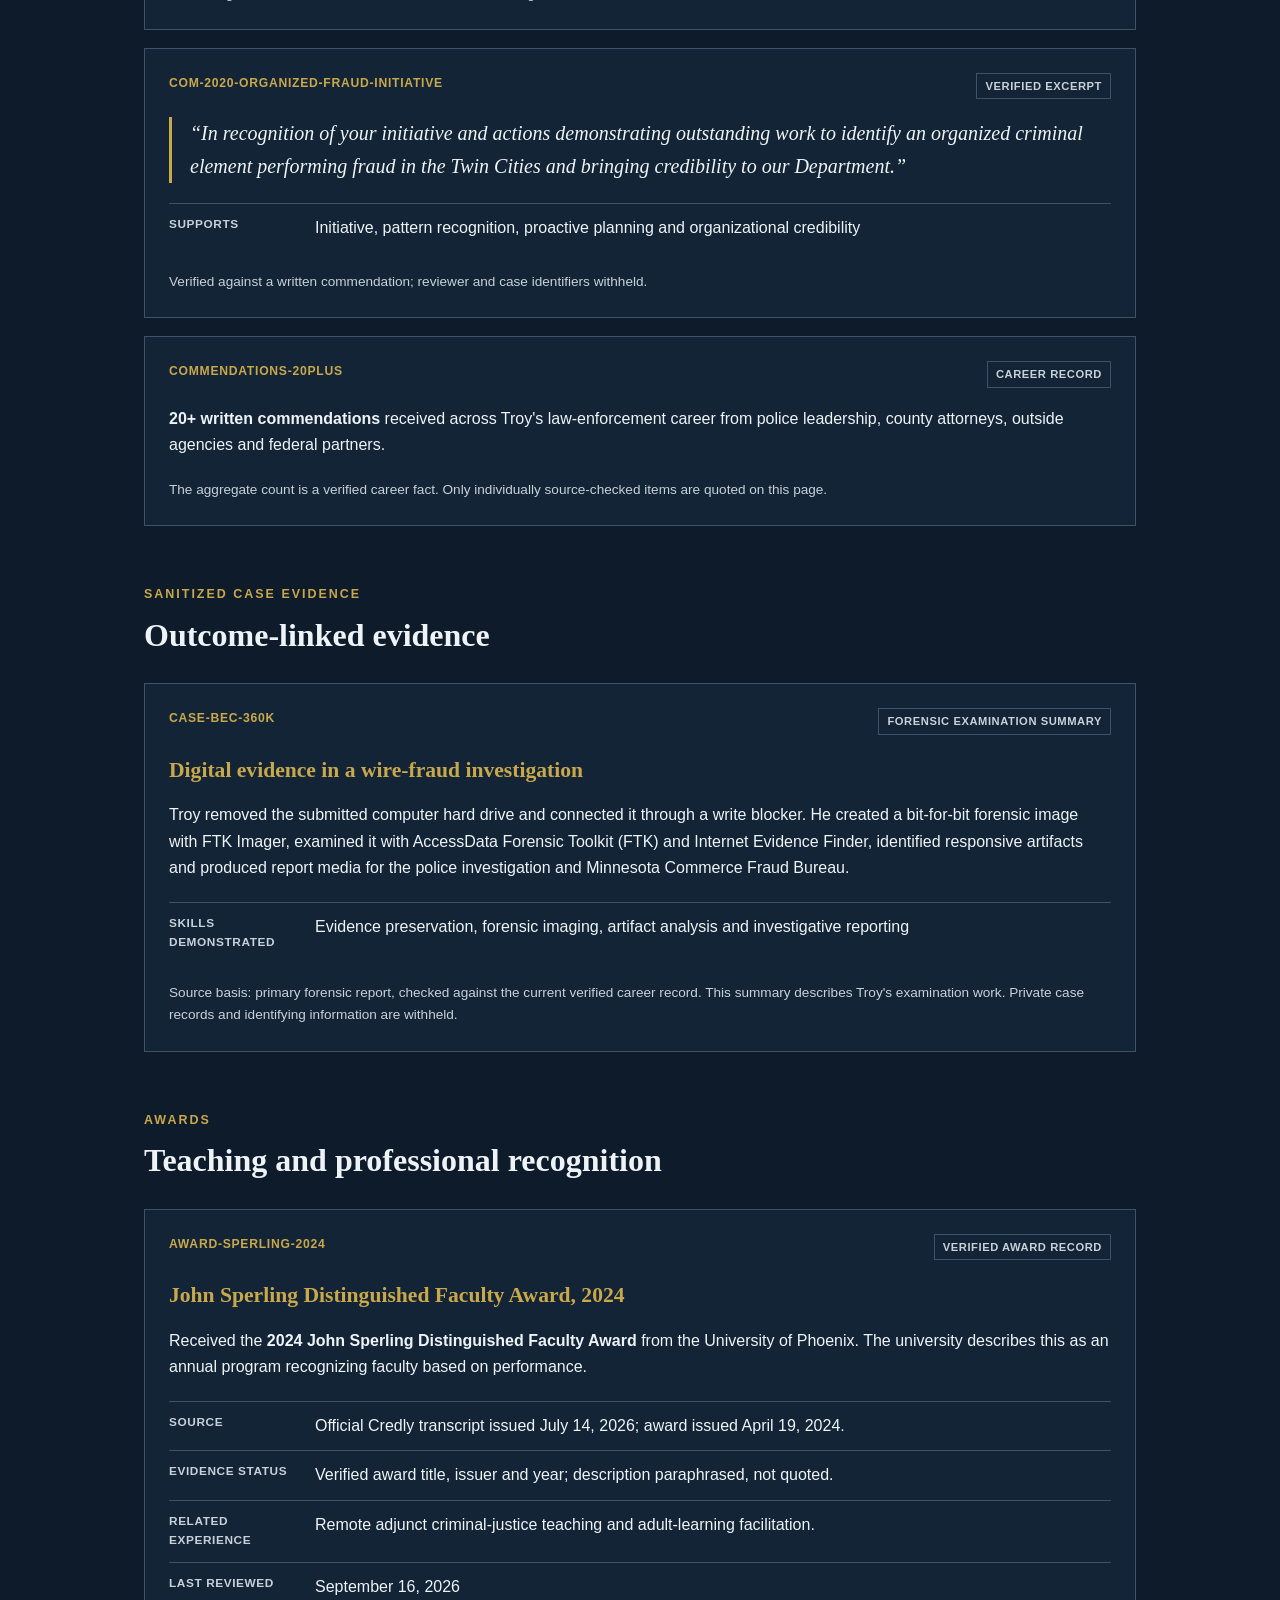
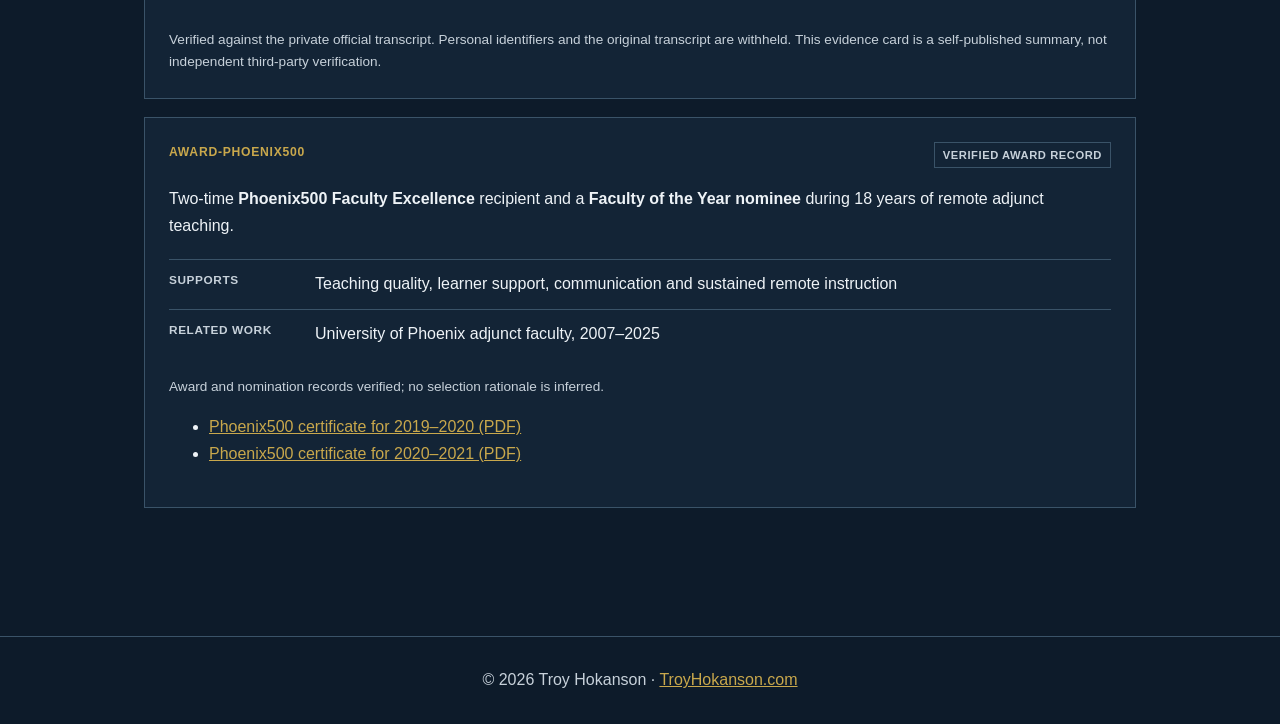
<file: evidence.html>
<!doctype html>
<html lang="en">
<head>
  <meta charset="utf-8">
  <meta name="viewport" content="width=device-width,initial-scale=1">
  <title>Troy Hokanson | Evidence &amp; Recognition</title>
  <meta name="description" content="Sanitized, source-verified evidence supporting selected career claims, implementation case studies, awards, commendations and performance-review excerpts for Troy Hokanson.">
  <link rel="canonical" href="https://TroyHokanson.com/evidence.html">
  <meta property="og:type" content="website">
  <meta property="og:title" content="Troy Hokanson | Evidence &amp; Recognition">
  <meta property="og:description" content="Sanitized provenance for selected implementation work, career claims, recognition and annual-review excerpts.">
  <meta property="og:url" content="https://TroyHokanson.com/evidence.html">
  <style>
    :root { --navy:#0d1b2a; --gold:#c9a84c; --text:#eef3f7; --muted:#c7d1da; --card:#132436; --line:#3a5368; --soft:#102131; }
    * { box-sizing:border-box; }
    html { scroll-behavior:smooth; }
    body { margin:0; background:var(--navy); color:var(--text); font-family:Arial,Helvetica,sans-serif; line-height:1.65; }
    a { color:var(--gold); }
    a:focus-visible { outline:3px solid var(--gold); outline-offset:4px; }
    .skip-link { position:absolute; left:-9999px; top:0; padding:10px 14px; background:var(--gold); color:var(--navy); z-index:10; }
    .skip-link:focus { left:10px; top:10px; }
    nav { position:sticky; top:0; background:rgba(13,27,42,.97); border-bottom:1px solid var(--line); z-index:5; }
    nav div { max-width:1040px; margin:auto; padding:16px 24px; display:flex; justify-content:space-between; flex-wrap:wrap; gap:18px; }
    nav span { color:var(--muted); }
    main { max-width:1040px; margin:auto; padding:18px 24px 70px; }
    header { padding:64px 0 34px; }
    .eyebrow { color:var(--gold); font-weight:700; letter-spacing:2px; text-transform:uppercase; font-size:.78rem; }
    h1,h2,h3 { font-family:Georgia,serif; }
    h1 { font-size:clamp(2.5rem,7vw,4.8rem); line-height:1.05; margin:12px 0 18px; }
    .lead { color:var(--muted); max-width:850px; font-size:1.1rem; }
    .notice { border-left:4px solid var(--gold); background:var(--soft); padding:22px 24px; margin:0 0 28px; color:var(--muted); }
    .notice h2 { color:var(--text); margin:0 0 8px; font-size:1.45rem; }
    .notice p { margin:8px 0; }
    .reviewed { color:var(--gold); font-size:.78rem; font-weight:700; letter-spacing:1px; text-transform:uppercase; }
    .jump { display:flex; flex-wrap:wrap; gap:10px; margin:0 0 52px; }
    .jump a { border:1px solid var(--line); padding:8px 12px; text-decoration:none; font-size:.82rem; font-weight:700; }
    .group { scroll-margin-top:80px; margin:0 0 58px; }
    .group-title { font-size:2rem; margin:4px 0 22px; }
    .card { scroll-margin-top:86px; background:var(--card); border:1px solid var(--line); padding:24px; margin:0 0 18px; }
    .card:target { border-color:var(--gold); box-shadow:0 0 0 1px var(--gold); }
    .card h3 { color:var(--gold); margin:0 0 14px; font-size:1.35rem; }
    .topline { display:flex; justify-content:space-between; flex-wrap:wrap; gap:12px; margin-bottom:18px; }
    .evidence-id { color:var(--gold); font-size:.76rem; font-weight:700; letter-spacing:.06em; overflow-wrap:anywhere; }
    .type { border:1px solid var(--line); color:var(--muted); padding:3px 8px; font-size:.7rem; font-weight:700; text-transform:uppercase; letter-spacing:.05em; }
    blockquote { margin:0 0 20px; border-left:3px solid var(--gold); padding-left:18px; color:var(--text); font-family:Georgia,serif; font-size:1.25rem; font-style:italic; }
    .claim { color:var(--text); margin:0 0 20px; }
    dl { margin:0 0 18px; }
    dl div { display:grid; grid-template-columns:130px 1fr; gap:16px; border-top:1px solid var(--line); padding:11px 0; }
    dt { color:var(--muted); font-size:.74rem; font-weight:700; text-transform:uppercase; letter-spacing:.05em; }
    dd { margin:0; }
    .verification { color:var(--muted); font-size:.85rem; margin:0; }
    footer { border-top:1px solid var(--line); text-align:center; padding:30px; color:var(--muted); }
    @media (max-width:620px) { dl div { grid-template-columns:1fr; gap:3px; } .topline { display:block; } .type { display:inline-block; margin-top:8px; } }
    @media (prefers-reduced-motion:reduce) { html { scroll-behavior:auto; } }
  </style>
  <link rel="stylesheet" href="assets/flag-theme.css?v=20260912">
</head>
<body>
  <a class="skip-link" href="#main">Skip to main content</a>
  <nav aria-label="Evidence navigation"><div><a href="index.html">← Portfolio</a><span><a href="practice.html">Practice</a> · <a href="credentials.html">Credentials</a> · EVIDENCE</span></div></nav>
  <main id="main">
    <header><div class="eyebrow">Verified Career Evidence</div><h1>Evidence &amp; Recognition</h1><p class="lead">Sanitized context for selected implementation work, cases, awards, written and informal commendations, and annual-review statements.</p></header>
    <aside class="notice" aria-label="Evidence methodology"><h2>How to read this page</h2><p>Each entry is tied to underlying documentation. Exact excerpts appear in quotation marks only after source verification. Reviewer names, email headers, case numbers, personnel identifiers and private records are intentionally withheld.</p><p>This page is a self-published provenance record explaining the evidence basis for selected career claims. It is not independent third-party verification. Public official records are linked only when doing so is accurate, safe and appropriate.</p><p class="reviewed">Last reviewed November 12, 2026</p></aside>
    <nav class="jump" aria-label="Evidence categories"><a href="#implementation-case-studies">Implementation case studies</a><a href="#annual-reviews">Annual reviews</a><a href="#commendations">Commendations</a><a href="#case-evidence">Case evidence</a><a href="#awards">Awards</a></nav>

    <section class="group" id="selected-investigative-work">
      <div class="eyebrow">Sanitized Case Studies</div><h2 class="group-title">Selected Investigative Work</h2><p>For related exercises on preservation, intake and review, see the <a href="practice.html#officer-training">officer training samples</a>.</p>
      <p class="lead">Three examples of my documented examination work. Each explains the case type, my role, relevant findings and the limits of those findings. These are adapted summaries, not original agency reports; case identities and private records are withheld.</p>
      <article class="card"><h3>Commercial burglary | Cloud evidence</h3><p>I compared preserved cloud records with a later export, identified differences in available images, and organized relevant account activity into a timeline. Independent records helped test a claim made in the account material. The timeline distinguished what was present in each production from what could be inferred about account activity.</p><a href="assets/case-studies/commercial-burglary.pdf">Read the commercial-burglary case study (PDF)</a> · <a href="assets/case-studies/commercial-burglary.pdf" download>Download PDF</a></article>
      <article class="card"><h3>Wire fraud | Computer evidence</h3><p>I examined a forensic computer image and located payment-instruction emails, browser traces related to suspected fraudulent identity documents, and supporting artifacts. I documented the findings for investigator review. The report treated the computer artifacts as one source alongside the broader financial investigation.</p><a href="assets/case-studies/wire-fraud.pdf">Read the wire-fraud case study (PDF)</a> · <a href="assets/case-studies/wire-fraud.pdf" download>Download PDF</a></article>
      <article class="card"><h3>Robbery | Mobile-device evidence</h3><p>I recovered partial data from a locked phone, compared device and SIM records, and bookmarked activity around relevant dates. The report documented responsive activity, the portions of the device examined, and the limits of the partial extraction.</p><a href="assets/case-studies/robbery-mobile-evidence.pdf">Read the robbery case study (PDF)</a> · <a href="assets/case-studies/robbery-mobile-evidence.pdf" download>Download PDF</a></article>
    </section>

    <section class="group" id="implementation-case-studies"><div class="eyebrow">Technology Implementation</div><h2 class="group-title">Two public-safety implementation case studies</h2>
      <article class="card" id="IMPL-2007-ALPR-TARGET-BLUE"><div class="topline"><span class="evidence-id">IMPL-2007-ALPR-TARGET-BLUE</span><span class="type">Implementation case study</span></div><h3>ALPR program | Target + Blue and Genetec AutoVu</h3><p class="claim">From 2007–2010, Troy served as the Lakeville Police Department's ALPR program lead for a <strong>$40,000 Target + Blue corporate partnership grant</strong> supporting Genetec AutoVu. The work required coordination across Target Corporation, BCA CJIS, Genetec and Lakeville Information Technology.</p><dl><div><dt>Operational problem</dt><dd>Convert grant funding into a reliable field capability that could receive current license-plate hotlists and fit practical patrol and investigative workflows.</dd></div><div><dt>Stakeholders</dt><dd>Target Corporation's Target + Blue program, BCA CJIS, Genetec AutoVu, Lakeville Information Technology and agency end users.</dd></div><div><dt>Requirements</dt><dd>Reliable nightly hotlist synchronization, CJIS-aware data handling, municipal IT compatibility and a workflow usable in field operations.</dd></div><div><dt>Implementation</dt><dd>Collaborated on the corporate grant with a reserve officer who also worked in Target Assets Protection, then coordinated the agency-side program across funding, Genetec AutoVu, BCA CJIS, Lakeville IT and operational workflow.</dd></div><div><dt>Training / adoption</dt><dd>Supported field adoption by connecting system behavior and data availability to practical patrol and investigative use. This public summary does not claim formal Genetec trainer status or system-administrator authority.</dd></div><div><dt>Troubleshooting</dt><dd>Worked across BCA CJIS, Genetec and Lakeville IT to support reliable automatic hotlist transfers over Wi-Fi on the nightly update cycle.</dd></div><div><dt>Adoption result</dt><dd>The ALPR program operated from 2007–2010 with automated daily hotlist updates incorporated into the agency workflow.</dd></div><div><dt>Lesson learned</dt><dd>Public-safety technology succeeds when funding, data integration, municipal IT, vendor support and frontline workflow are solved together rather than treated as separate problems.</dd></div></dl><p class="verification">Source basis: verified career constants and technology inventory. No procurement authority beyond the documented program-lead and grant-collaboration role is implied.</p></article>

      <article class="card" id="IMPL-2016-ECU-CAPABILITY-BUILD"><div class="topline"><span class="evidence-id">IMPL-2016-ECU-CAPABILITY-BUILD</span><span class="type">Implementation case study</span></div><h3>Electronic-crimes investigator resources</h3><p class="claim">Troy trained in Cellebrite UFED in April and May 2016 and earned the Cellebrite Certified Logical Operator and Certified Physical Analyst credentials in May. During his 2016–2017 Electronic Crimes Unit assignment, he developed a reference package for investigators handling electronic evidence.</p><dl><div><dt>Operational problem</dt><dd>Investigators entering electronic-crimes work faced a learning curve spanning mobile-device evidence, legal process, provider requirements and escalation to specialized digital-forensics resources.</dd></div><div><dt>Stakeholders</dt><dd>Lakeville patrol and investigations personnel, the Electronic Crimes Unit, the Dakota County Electronic Crimes Task Force and external service-provider processes.</dd></div><div><dt>Requirements</dt><dd>Repeatable guidance for administrative subpoenas, preservation requests, search warrants and ISP/ESP reference information.</dd></div><div><dt>Implementation</dt><dd>Built the investigator training folder and helped patrol officers and investigators connect with digital-forensics support from the Dakota County Electronic Crimes Task Force.</dd></div><div><dt>Training / adoption</dt><dd>Designed the resource package to reduce the learning curve for investigators new to electronic-crimes work. A later performance review identified Troy as a digital-forensics subject-matter expert and peer resource. <a href="#PR-2020-DIGITAL-FORENSICS-RESOURCE">See evidence excerpt.</a></dd></div><div><dt>Troubleshooting</dt><dd>Created a repeatable path for technical and legal-process questions to move from frontline investigators to documented guidance or specialized task-force support instead of being handled as isolated problems.</dd></div><div><dt>Adoption result</dt><dd>Converted recurring preservation, subpoena, warrant and service-provider questions into reusable investigator workflows and reference material.</dd></div><div><dt>Lesson learned</dt><dd>A technical tool is only part of implementation. Adoption improves when capability is paired with legal-process guidance, reusable documentation and a clear escalation path.</dd></div></dl><p class="verification">Sources include <a href="credentials.html#selected-training">Cellebrite training certificates</a> and private performance-review records.</p></article>
    </section>

    <section class="group" id="annual-reviews"><div class="eyebrow">Annual Reviews</div><h2 class="group-title">Performance-review evidence</h2>
      <article class="card" id="PR-2020-DIGITAL-FORENSICS-RESOURCE"><div class="topline"><span class="evidence-id">PR-2020-DIGITAL-FORENSICS-RESOURCE</span><span class="type">Verified excerpt</span></div><blockquote>“With the ECU training, Troy has become a subject matter expert with digital forensics and is a resource to his peers with electronic crime investigations.”</blockquote><dl><div><dt>Source</dt><dd>2020 annual performance review</dd></div><div><dt>Supports</dt><dd>Digital-forensics expertise, peer enablement and trusted-advisor work</dd></div><div><dt>Related work</dt><dd>Electronic Crimes Unit and multi-agency digital-forensics assignment</dd></div></dl><p class="verification">Verified against a private personnel source; reviewer identity and personnel details withheld.</p></article>
      <article class="card" id="PR-2020-THOROUGH-PROSECUTION-READY"><div class="topline"><span class="evidence-id">PR-2020-THOROUGH-PROSECUTION-READY</span><span class="type">Verified excerpts</span></div><blockquote>“A very thorough investigator.”</blockquote><blockquote>“Well prepared for prosecution.”</blockquote><dl><div><dt>Source</dt><dd>2020 annual performance review</dd></div><div><dt>Supports</dt><dd>Quality control, defensible documentation and stakeholder-ready work product</dd></div></dl><p class="verification">Short exact excerpts preserve the source meaning while omitting reviewer identity.</p></article>
      <article class="card" id="PR-2019-INITIATIVE"><div class="topline"><span class="evidence-id">PR-2019-INITIATIVE</span><span class="type">Verified rating</span></div><p class="claim">Rated <strong>Exceeds Standards</strong> for both initiative and self-initiated work during non-demand time.</p><dl><div><dt>Source</dt><dd>2019 annual performance evaluation</dd></div><div><dt>Supports</dt><dd>Ownership, independent execution and intrinsic motivation</dd></div></dl><p class="verification">Verified against the original review form.</p></article>
      <article class="card" id="PR-2019-RESOURCE-BUILDER"><div class="topline"><span class="evidence-id">PR-2019-RESOURCE-BUILDER</span><span class="type">Verified summary</span></div><p class="claim">A 2019 review documented the goal of building a structured investigator resource folder. Troy later completed a repeatable package of preservation-request, administrative-subpoena, search-warrant, provider-guidance and related reference materials.</p><dl><div><dt>Supports</dt><dd>Workflow design, onboarding, enablement, scalable documentation and change management</dd></div><div><dt>Related work</dt><dd>Electronic-crimes investigator resource system</dd></div></dl><p class="verification">This is a source-verified paraphrase, not a direct quotation.</p></article>
    </section>

    <section class="group" id="commendations"><div class="eyebrow">Written and Informal Recognition</div><h2 class="group-title">Commendations and stakeholder praise</h2>
      <article class="card" id="COM-2019-COMMERCIAL-BURGLARY"><div class="topline"><span class="evidence-id">COM-2019-COMMERCIAL-BURGLARY</span><span class="type">Verified excerpt</span></div><blockquote>“Detective Hokanson's persistence, tenacity and hard work lead to a successful prosecution. This investigation also provided confidence in the Lakeville Police Department for a local business.”</blockquote><dl><div><dt>Source</dt><dd>2019 written supervisory commendation</dd></div><div><dt>Supports</dt><dd>Persistence, evidence synthesis, successful prosecution and stakeholder confidence</dd></div></dl><p class="verification">The excerpt preserves the source wording; reviewer and case identifiers are withheld.</p></article>
      <article class="card" id="COM-2013-PATROL-FOLLOW-UP"><div class="topline"><span class="evidence-id">COM-2013-PATROL-FOLLOW-UP</span><span class="type">Verified summary</span></div><p class="claim">While assigned to patrol between investigative rotations, Troy self-initiated fraud-case follow-up through resolution rather than forwarding the initial report without additional work.</p><dl><div><dt>Source</dt><dd>December 2013 patrol-sergeant email commendation</dd></div><div><dt>Supports</dt><dd>Initiative, ownership outside formal assignment, investigative mindset and follow-through</dd></div></dl><p class="verification">Selected excerpt from a December 2013 patrol supervisor email. The sender’s name, routing details, contact details and case number were removed.</p><blockquote>“I just wanted to send a quick thank you for doing your own follow up on this fraud report. […] Thanks for sparing them and taking the necessary steps to resolve this type of case on your own. Keep up the good work!”</blockquote></article>
      <article class="card" id="COM-2001-COMPLEX-CASE-MATRIX"><div class="topline"><span class="evidence-id">COM-2001-COMPLEX-CASE-MATRIX</span><span class="type">Verified excerpt</span></div><blockquote>“An outstanding job creating a computer matrix representation of a very complex residential burglary/forgery case.”</blockquote><p class="claim">The source further noted that the matrix assisted investigators in piecing the cases together and supported charging presentation.</p><dl><div><dt>Supports</dt><dd>Structured analysis, data visualization, investigative collaboration and charging support</dd></div></dl><p class="verification">Verified against a written commendation; names and investigative identifiers withheld.</p></article>
      <article class="card" id="COM-2020-ORGANIZED-FRAUD-INITIATIVE"><div class="topline"><span class="evidence-id">COM-2020-ORGANIZED-FRAUD-INITIATIVE</span><span class="type">Verified excerpt</span></div><blockquote>“In recognition of your initiative and actions demonstrating outstanding work to identify an organized criminal element performing fraud in the Twin Cities and bringing credibility to our Department.”</blockquote><dl><div><dt>Supports</dt><dd>Initiative, pattern recognition, proactive planning and organizational credibility</dd></div></dl><p class="verification">Verified against a written commendation; reviewer and case identifiers withheld.</p></article>
      <article class="card" id="COMMENDATIONS-20PLUS"><div class="topline"><span class="evidence-id">COMMENDATIONS-20PLUS</span><span class="type">Career record</span></div><p class="claim"><strong>20+ written commendations</strong> received across Troy's law-enforcement career from police leadership, county attorneys, outside agencies and federal partners.</p><p class="verification">The aggregate count is a verified career fact. Only individually source-checked items are quoted on this page.</p></article>
    </section>

    <section class="group" id="case-evidence"><div class="eyebrow">Sanitized Case Evidence</div><h2 class="group-title">Outcome-linked evidence</h2>
      <article class="card" id="CASE-BEC-360K"><div class="topline"><span class="evidence-id">CASE-BEC-360K</span><span class="type">Forensic examination summary</span></div><h3>Digital evidence in a wire-fraud investigation</h3><p class="claim">Troy removed the submitted computer hard drive and connected it through a write blocker. He created a bit-for-bit forensic image with FTK Imager, examined it with AccessData Forensic Toolkit (FTK) and Internet Evidence Finder, identified responsive artifacts and produced report media for the police investigation and Minnesota Commerce Fraud Bureau.</p><dl><div><dt>Skills demonstrated</dt><dd>Evidence preservation, forensic imaging, artifact analysis and investigative reporting</dd></div></dl><p class="verification">Source basis: primary forensic report, checked against the current verified career record. This summary describes Troy's examination work. Private case records and identifying information are withheld.</p></article>
    </section>

    <section class="group" id="awards"><div class="eyebrow">Awards</div><h2 class="group-title">Teaching and professional recognition</h2>
      <article class="card" id="AWARD-SPERLING-2024"><div class="topline"><span class="evidence-id">AWARD-SPERLING-2024</span><span class="type">Verified award record</span></div><h3>John Sperling Distinguished Faculty Award, 2024</h3><p class="claim">Received the <strong>2024 John Sperling Distinguished Faculty Award</strong> from the University of Phoenix. The university describes this as an annual program recognizing faculty based on performance.</p><dl><div><dt>Source</dt><dd>Official Credly transcript issued July 14, 2026; award issued April 19, 2024.</dd></div><div><dt>Evidence status</dt><dd>Verified award title, issuer and year; description paraphrased, not quoted.</dd></div><div><dt>Related experience</dt><dd>Remote adjunct criminal-justice teaching and adult-learning facilitation.</dd></div><div><dt>Last reviewed</dt><dd>September 16, 2026</dd></div></dl><p class="verification">Verified against the private official transcript. Personal identifiers and the original transcript are withheld. This evidence card is a self-published summary, not independent third-party verification.</p></article>
      <article class="card" id="AWARD-PHOENIX500"><div class="topline"><span class="evidence-id">AWARD-PHOENIX500</span><span class="type">Verified award record</span></div><p class="claim">Two-time <strong>Phoenix500 Faculty Excellence</strong> recipient and a <strong>Faculty of the Year nominee</strong> during 18 years of remote adjunct teaching.</p><dl><div><dt>Supports</dt><dd>Teaching quality, learner support, communication and sustained remote instruction</dd></div><div><dt>Related work</dt><dd>University of Phoenix adjunct faculty, 2007–2025</dd></div></dl><p class="verification">Award and nomination records verified; no selection rationale is inferred.</p><ul><li><a href="assets/certificates/phoenix500-2020.pdf">Phoenix500 certificate for 2019–2020 (PDF)</a></li><li><a href="assets/certificates/phoenix500-2021.pdf">Phoenix500 certificate for 2020–2021 (PDF)</a></li></ul></article>
    </section>
  </main>
  <footer>© 2026 Troy Hokanson · <a href="index.html">TroyHokanson.com</a></footer>
</body>
</html>
</file>
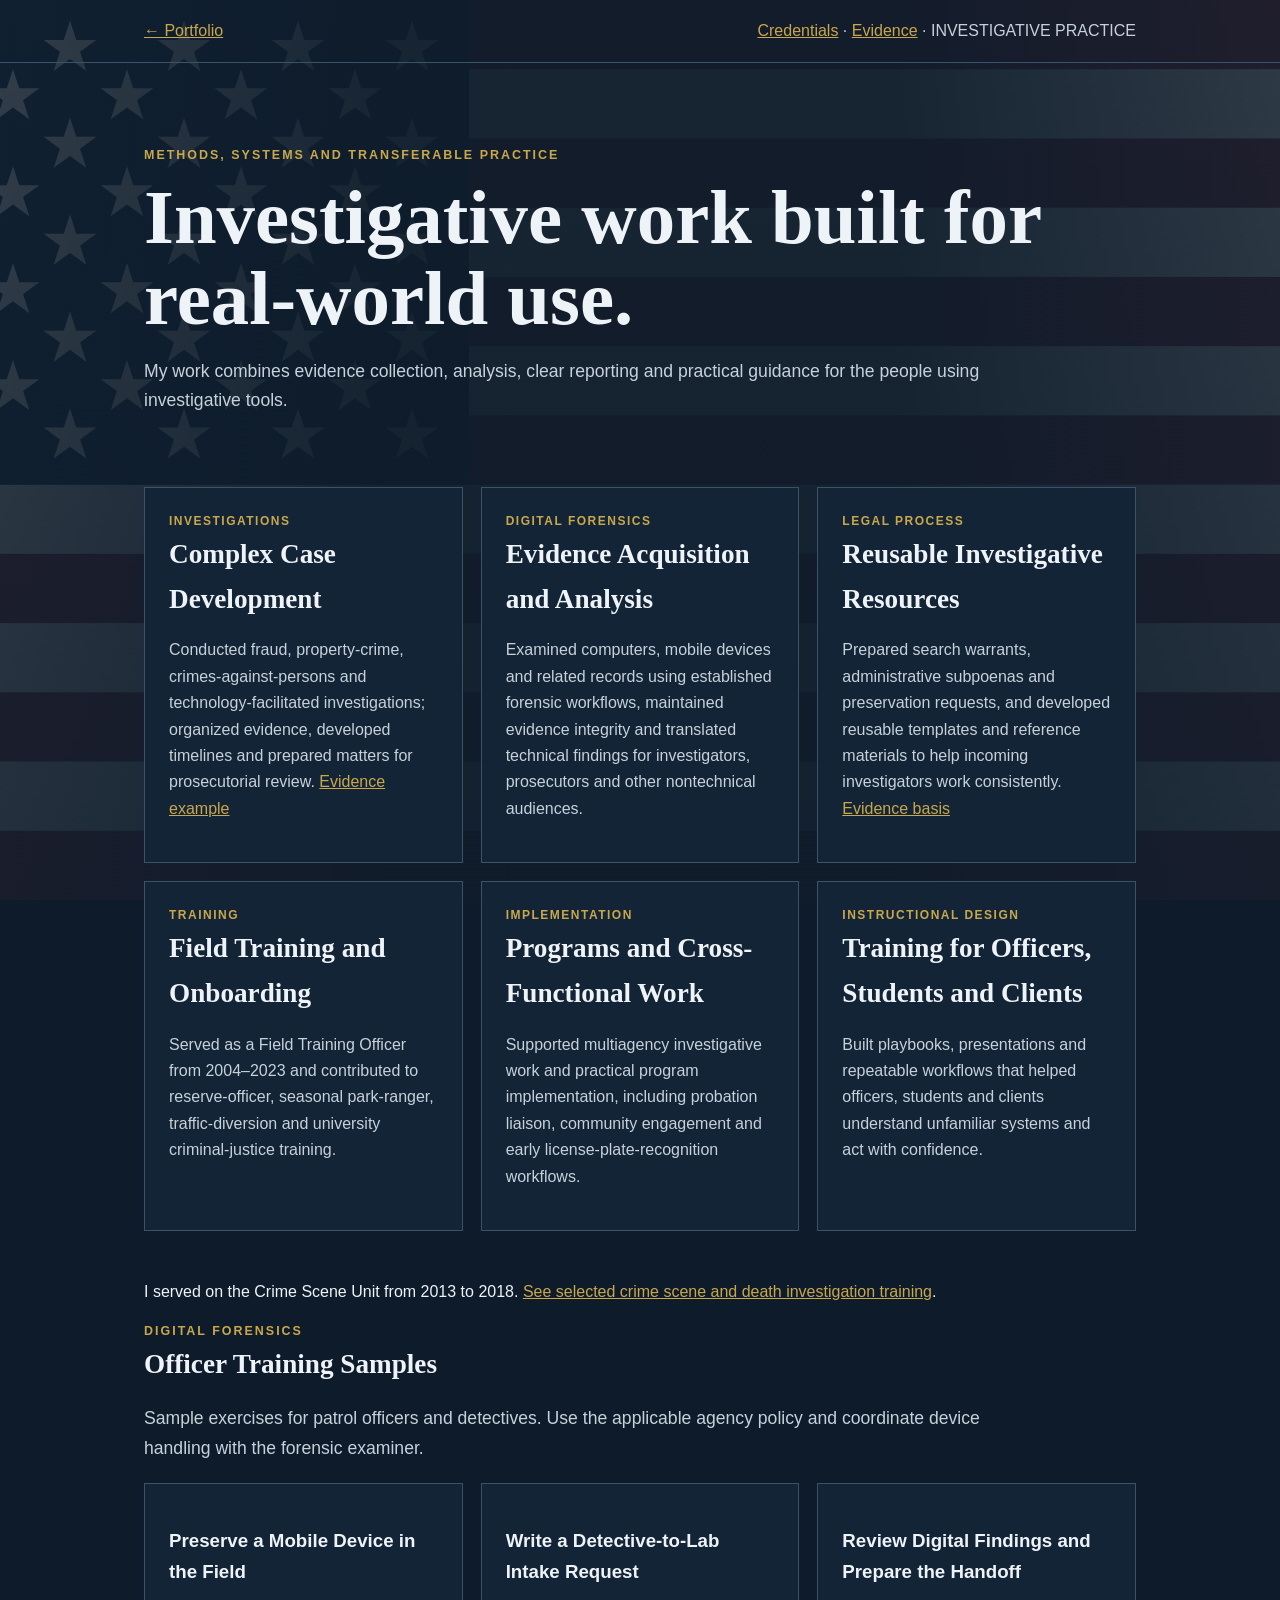
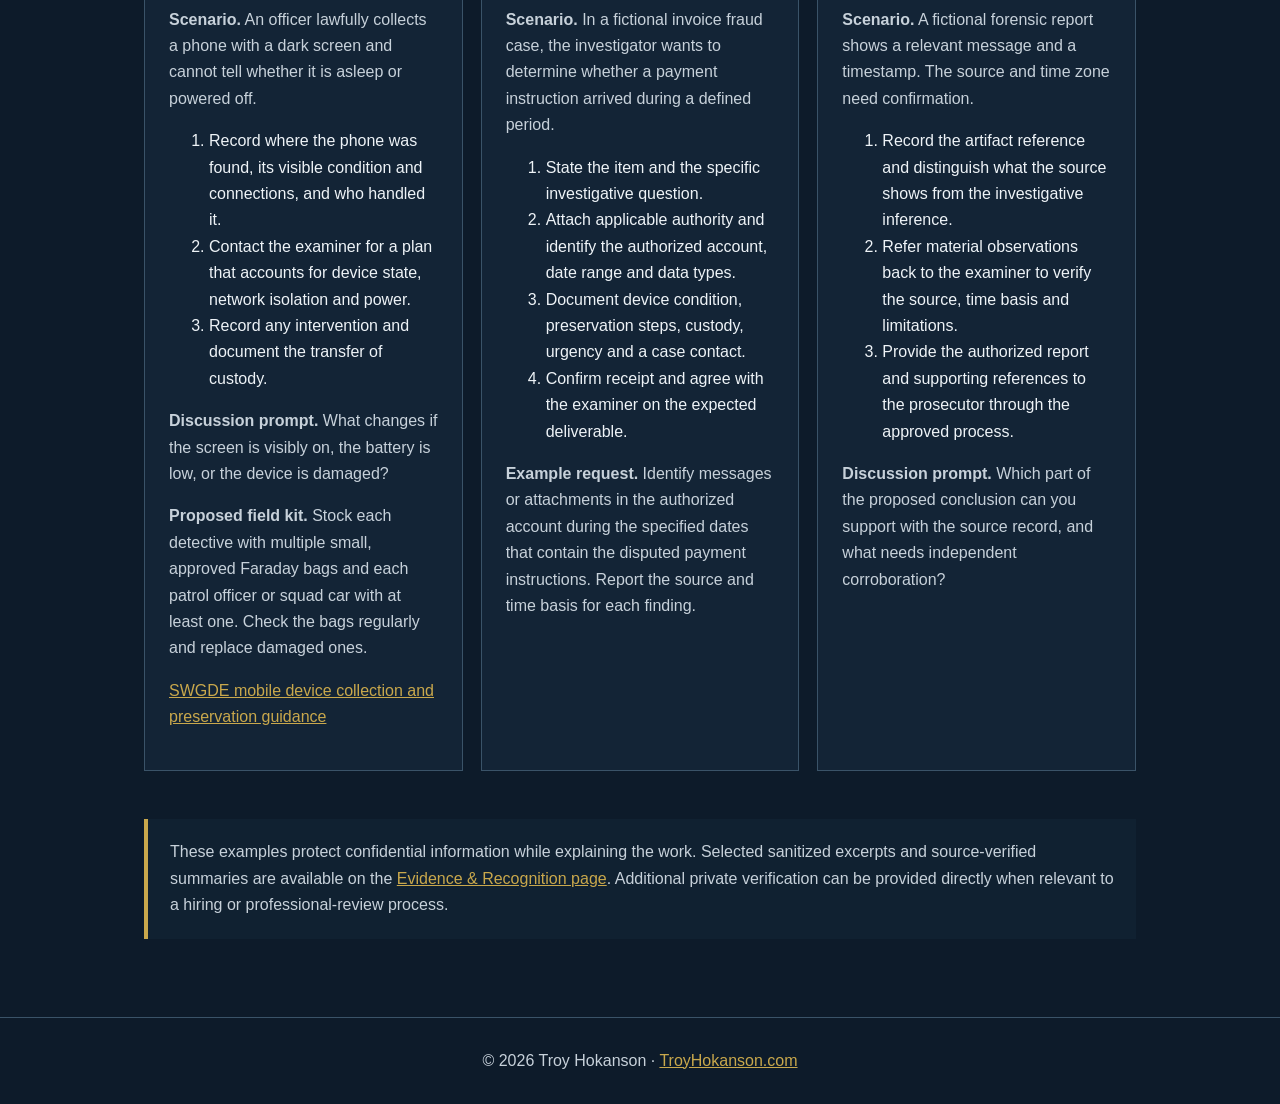
<file: practice.html>
<!doctype html>
<html lang="en">
<head>
  <meta charset="utf-8">
  <meta name="viewport" content="width=device-width,initial-scale=1">
  <meta name="description" content="A public-safe overview of Troy Hokanson's investigative practice, digital-forensics work, legal-process resources and training systems.">
  <link rel="canonical" href="https://TroyHokanson.com/practice.html">
  <title>Troy Hokanson | Investigative Practice</title>
  <style>
    :root { --navy:#0d1b2a; --gold:#c9a84c; --text:#eef3f7; --muted:#c7d1da; --card:#132436; --line:#3a5368; }
    * { box-sizing:border-box; }
    body { margin:0; background:var(--navy); color:var(--text); font-family:Arial,Helvetica,sans-serif; line-height:1.65; }
    a { color:var(--gold); }
    a:focus-visible { outline:3px solid var(--gold); outline-offset:4px; }
    .skip-link { position:absolute; left:-9999px; top:0; padding:10px 14px; background:var(--gold); color:var(--navy); z-index:10; }
    .skip-link:focus { left:10px; }
    nav { border-bottom:1px solid var(--line); }
    nav div, main { max-width:1040px; margin:auto; padding:18px 24px; }
    nav div { display:flex; justify-content:space-between; flex-wrap:wrap; gap:18px; }
    nav span { color:var(--muted); }
    header { padding:64px 0 34px; }
    .eyebrow { color:var(--gold); font-weight:700; letter-spacing:2px; text-transform:uppercase; font-size:.78rem; }
    h1, h2 { font-family:Georgia,serif; }
    h1 { font-size:clamp(2.5rem,7vw,4.8rem); line-height:1.05; margin:12px 0 18px; }
    h2 { font-size:1.7rem; margin:0 0 10px; }
    .lead { color:var(--muted); max-width:850px; font-size:1.1rem; }
    .grid { display:grid; grid-template-columns:repeat(auto-fit,minmax(280px,1fr)); gap:18px; margin:20px 0 48px; }
    .card { background:var(--card); border:1px solid var(--line); padding:24px; }
    .card p { color:var(--muted); }
    .tag { color:var(--gold); text-transform:uppercase; letter-spacing:1.5px; font-size:.75rem; font-weight:700; }
    .notice { border-left:4px solid var(--gold); background:#102131; padding:20px 22px; margin:0 0 60px; color:var(--muted); }
    footer { border-top:1px solid var(--line); text-align:center; padding:30px; color:var(--muted); }
  </style>
  <link rel="stylesheet" href="assets/flag-theme.css?v=20260912">
</head>
<body>
  <a class="skip-link" href="#main">Skip to main content</a>
  <nav aria-label="Practice navigation">
    <div>
      <a href="index.html">← Portfolio</a>
      <span><a href="credentials.html">Credentials</a> · <a href="evidence.html">Evidence</a> · INVESTIGATIVE PRACTICE</span>
    </div>
  </nav>
  <main id="main">
    <header>
      <div class="eyebrow">Methods, Systems and Transferable Practice</div>
      <h1>Investigative work built for real-world use.</h1>
      <p class="lead">My work combines evidence collection, analysis, clear reporting and practical guidance for the people using investigative tools.</p>
    </header>
    <div class="grid">
      <article class="card">
        <div class="tag">Investigations</div>
        <h2>Complex Case Development</h2>
        <p>Conducted fraud, property-crime, crimes-against-persons and technology-facilitated investigations; organized evidence, developed timelines and prepared matters for prosecutorial review. <a href="evidence.html#CASE-BEC-360K">Evidence example</a></p>
      </article>
      <article class="card">
        <div class="tag">Digital Forensics</div>
        <h2>Evidence Acquisition and Analysis</h2>
        <p>Examined computers, mobile devices and related records using established forensic workflows, maintained evidence integrity and translated technical findings for investigators, prosecutors and other nontechnical audiences.</p>
      </article>
      <article class="card">
        <div class="tag">Legal Process</div>
        <h2>Reusable Investigative Resources</h2>
        <p>Prepared search warrants, administrative subpoenas and preservation requests, and developed reusable templates and reference materials to help incoming investigators work consistently. <a href="evidence.html#PR-2019-RESOURCE-BUILDER">Evidence basis</a></p>
      </article>
      <article class="card">
        <div class="tag">Training</div>
        <h2>Field Training and Onboarding</h2>
        <p>Served as a Field Training Officer from 2004–2023 and contributed to reserve-officer, seasonal park-ranger, traffic-diversion and university criminal-justice training.</p>
      </article>
      <article class="card">
        <div class="tag">Implementation</div>
        <h2>Programs and Cross-Functional Work</h2>
        <p>Supported multiagency investigative work and practical program implementation, including probation liaison, community engagement and early license-plate-recognition workflows.</p>
      </article>
      <article class="card">
        <div class="tag">Instructional Design</div>
        <h2>Training for Officers, Students and Clients</h2>
        <p>Built playbooks, presentations and repeatable workflows that helped officers, students and clients understand unfamiliar systems and act with confidence.</p>
      </article>
    </div>
    <p>I served on the Crime Scene Unit from 2013 to 2018. <a href="credentials.html#crime-scene-training">See selected crime scene and death investigation training</a>.</p>
    <section id="officer-training" aria-labelledby="officer-training-heading">
      <div class="eyebrow">Digital Forensics</div>
      <h2 id="officer-training-heading">Officer Training Samples</h2>
      <p class="lead">Sample exercises for patrol officers and detectives. Use the applicable agency policy and coordinate device handling with the forensic examiner.</p>
      <div class="grid">
        <article class="card" id="preservation-exercise">
          <h3>Preserve a Mobile Device in the Field</h3>
          <p><strong>Scenario.</strong> An officer lawfully collects a phone with a dark screen and cannot tell whether it is asleep or powered off.</p>
          <ol>
            <li>Record where the phone was found, its visible condition and connections, and who handled it.</li>
            <li>Contact the examiner for a plan that accounts for device state, network isolation and power.</li>
            <li>Record any intervention and document the transfer of custody.</li>
          </ol>
          <p><strong>Discussion prompt.</strong> What changes if the screen is visibly on, the battery is low, or the device is damaged?</p>
          <p><strong>Proposed field kit.</strong> Stock each detective with multiple small, approved Faraday bags and each patrol officer or squad car with at least one. Check the bags regularly and replace damaged ones.</p>
          <p><a href="https://swgde.org/wp-content/uploads/2025/09/2025-08-21-Best-Practices-for-Mobile-Device-Evidence-Collection-Preservation-Handling-and-Acquisition-18-F-003-2.0.pdf">SWGDE mobile device collection and preservation guidance</a></p>
        </article>
        <article class="card" id="lab-intake-exercise">
          <h3>Write a Detective-to-Lab Intake Request</h3>
          <p><strong>Scenario.</strong> In a fictional invoice fraud case, the investigator wants to determine whether a payment instruction arrived during a defined period.</p>
          <ol>
            <li>State the item and the specific investigative question.</li>
            <li>Attach applicable authority and identify the authorized account, date range and data types.</li>
            <li>Document device condition, preservation steps, custody, urgency and a case contact.</li>
            <li>Confirm receipt and agree with the examiner on the expected deliverable.</li>
          </ol>
          <p><strong>Example request.</strong> Identify messages or attachments in the authorized account during the specified dates that contain the disputed payment instructions. Report the source and time basis for each finding.</p>
        </article>
        <article class="card" id="review-exercise">
          <h3>Review Digital Findings and Prepare the Handoff</h3>
          <p><strong>Scenario.</strong> A fictional forensic report shows a relevant message and a timestamp. The source and time zone need confirmation.</p>
          <ol>
            <li>Record the artifact reference and distinguish what the source shows from the investigative inference.</li>
            <li>Refer material observations back to the examiner to verify the source, time basis and limitations.</li>
            <li>Provide the authorized report and supporting references to the prosecutor through the approved process.</li>
          </ol>
          <p><strong>Discussion prompt.</strong> Which part of the proposed conclusion can you support with the source record, and what needs independent corroboration?</p>
        </article>
      </div>
    </section>
    <aside class="notice" aria-label="Public information policy">
      These examples protect confidential information while explaining the work. Selected sanitized excerpts and source-verified summaries are available on the <a href="evidence.html">Evidence &amp; Recognition page</a>. Additional private verification can be provided directly when relevant to a hiring or professional-review process.
    </aside>
  </main>
  <footer>© 2026 Troy Hokanson · <a href="index.html">TroyHokanson.com</a></footer>
</body>
</html>
</file>
<file: assets/flag-theme.css>
/* A subdued flag behind the content; cards keep their opaque surfaces. */
body { isolation:isolate; }
body::before {
  content:"";
  position:fixed;
  inset:0;
  z-index:-1;
  pointer-events:none;
  background-image:
    linear-gradient(90deg,rgba(13,27,42,.82),rgba(13,27,42,.95) 30%,rgba(13,27,42,.95) 70%,rgba(13,27,42,.84)),
    linear-gradient(180deg,rgba(13,27,42,.1),rgba(13,27,42,.5)),
    url("flag-background.svg");
  background-size:cover;
  background-position:center;
  background-repeat:no-repeat;
}
.hero-wrap { background:transparent; }
@media (max-width:700px) {
  body::before { opacity:.55; background-position:left center; }
}
</file>
